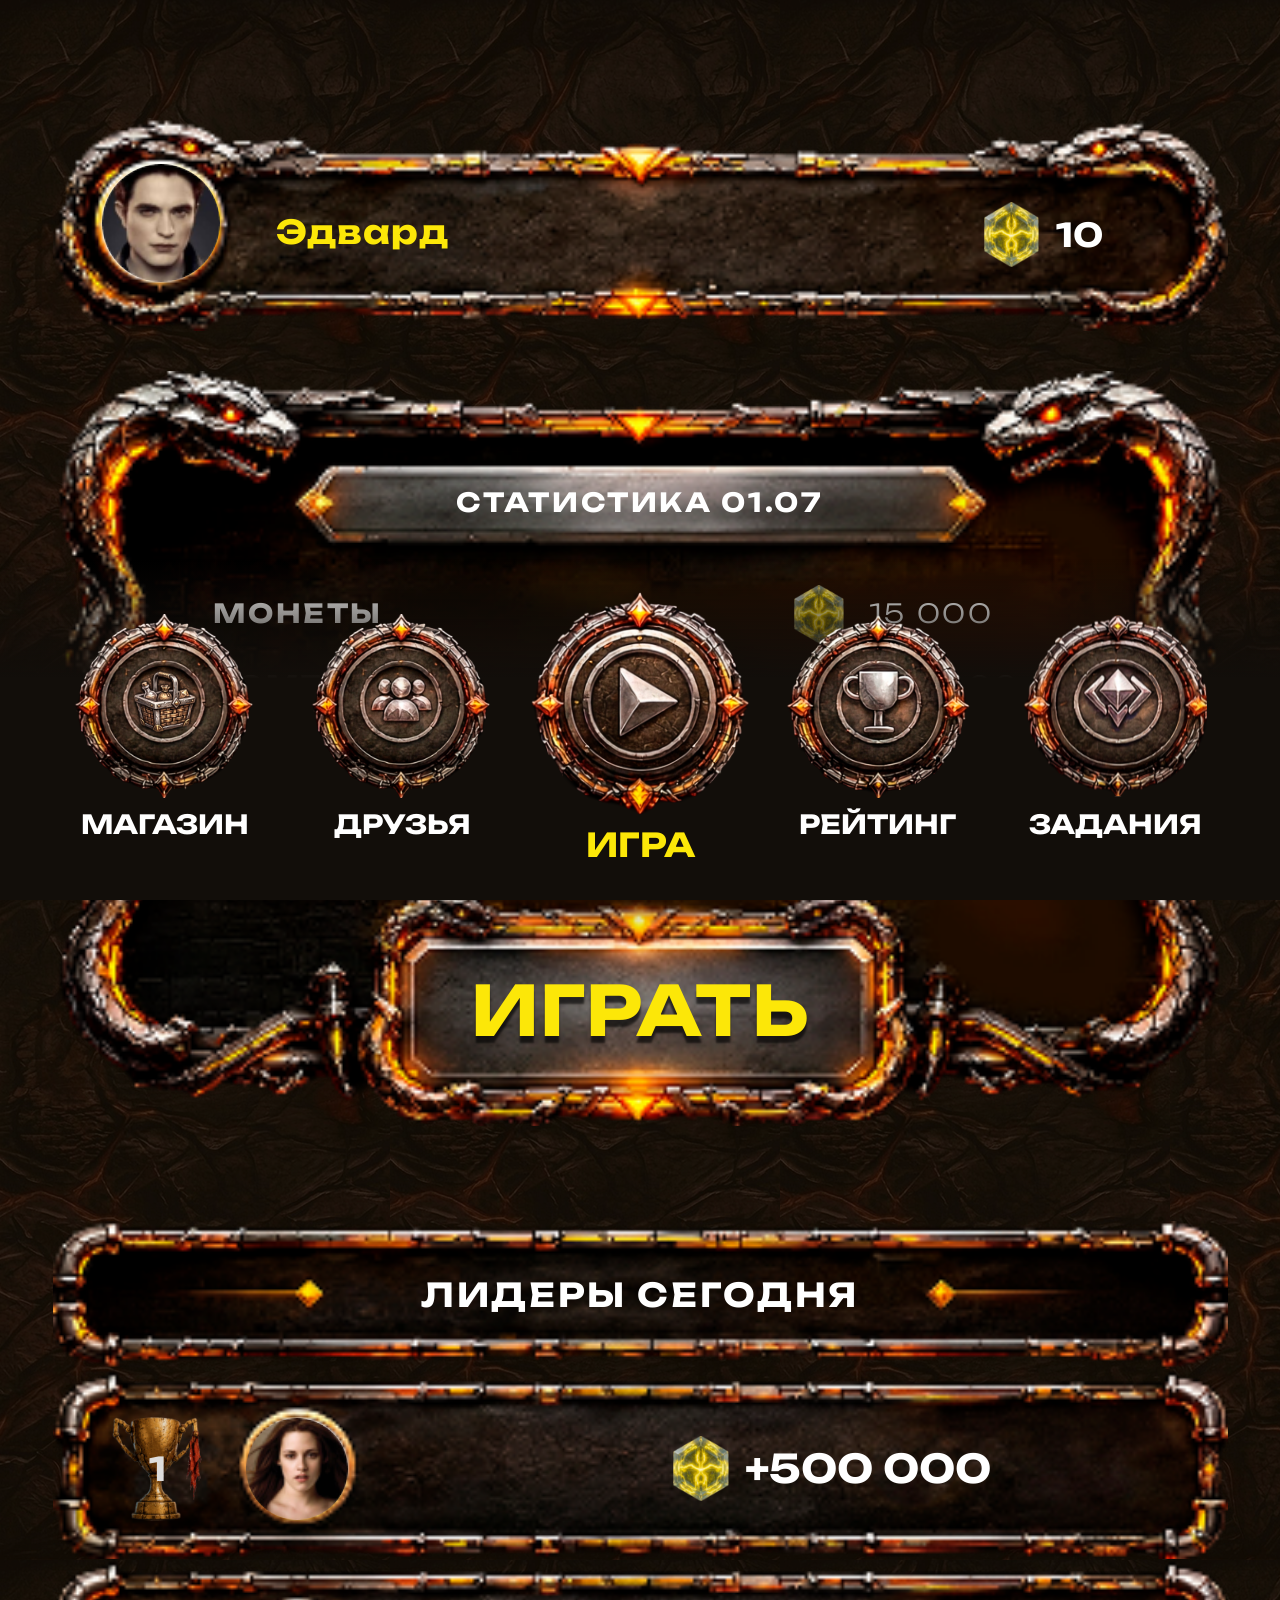
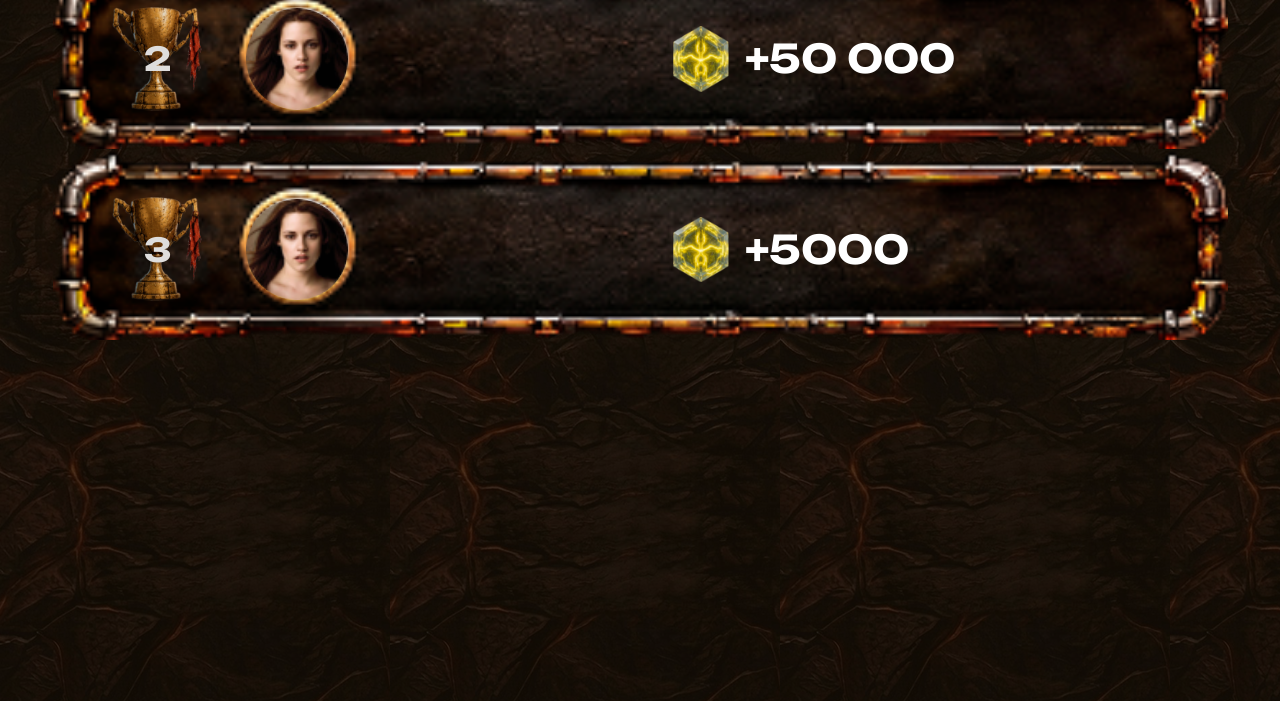
<file: index.html>
<!DOCTYPE html>
<html lang="en">
<head>
    <meta charset="UTF-8">
    <meta name="viewport" content="width=device-width, initial-scale=1.0">
    <title>Title</title>
    <link rel="preconnect" href="https://fonts.googleapis.com">
    <link rel="preconnect" href="https://fonts.gstatic.com" crossorigin>
    <link href="https://fonts.googleapis.com/css2?family=Unbounded:wght@200..900&display=swap" rel="stylesheet">
    <link rel="stylesheet" href="css/main.css">
</head>
<body>
    <header>
        <div class="container">
            <div class="header__content df j-spc-btw a-center">
                <div class="header__user df a-center">
                    <div class="user__avatar">
                        <img src="images/user.png" alt="user">
                    </div>
                    <div class="user__name">Эдвард</div>
                </div>
                <div class="header__points df a-center">
                    <img src="images/crystal.svg" alt="crystal">
                    <span>10</span>
                </div>
            </div>
        </div>
    </header>
    <main>
        <section class="statistics">
            <div class="container">
                <div class="statistics__content df f-column ">
                    <h2 class="statistic__title">СТАТИСТИКА 01.07</h2>
                    <div class="statistic__table">
                        <div class="statistic__row df j-spc-btw a-center">
                            <span>монеты</span>
                            <span class="df a-center">
                                 <img src="images/crystal.svg" alt="crystal">
                                15 000
                            </span>
                        </div>
                        <div class="statistic__row df j-spc-btw a-center">
                            <span>бомбы</span>
                            <span>
                                120 000
                            </span>
                        </div>
                        <div class="statistic__row df j-spc-btw a-center">
                            <span>Алмазы</span>
                            <span>

                             100 000
                            </span>
                        </div>
                        <div class="statistic__row df j-spc-btw a-center">
                            <span>Монстры</span>
                            <span>

                                50 000
                            </span>
                        </div>
                    </div>
                    <button class="btn btn__yellow">ИГРАТЬ</button>
                </div>
            </div>
        </section>
        <section class="leaders">
            <div class="container">
                <div class="leaders__content">
                    <h2 class="leaders__title">лидеры сегодня</h2>
                    <div class="leaders__list">
                        <div class="leaders__item df a-center j-spc-btw">
                            <div class="leaders__left df a-center">
                                <div class="leaders__number">1</div>
                                <div class="leaders__img">
                                    <img src="images/l1.png" alt="">
                                </div>
                            </div>
                            <div class="leaders__right df a-center">
                                <img src="images/crystal.svg" alt="">
                                <span>+500 000</span>
                            </div>
                        </div>
                        <div class="leaders__item df a-center j-spc-btw">
                            <div class="leaders__left df a-center">
                                <div class="leaders__number">2</div>
                                <div class="leaders__img">
                                    <img src="images/l1.png" alt="">
                                </div>
                            </div>
                            <div class="leaders__right df a-center">
                                <img src="images/crystal.svg" alt="">
                                <span>+50 000</span>
                            </div>
                        </div>
                        <div class="leaders__item df a-center j-spc-btw">
                            <div class="leaders__left df a-center">
                                <div class="leaders__number">3</div>
                                <div class="leaders__img">
                                    <img src="images/l1.png" alt="">
                                </div>
                            </div>
                            <div class="leaders__right df a-center">
                                <img src="images/crystal.svg" alt="">
                                <span>+5000</span>
                            </div>
                        </div>
                    </div>
                </div>
            </div>
        </section>
    </main>
    <footer>
        <div class="container">
            <div class="footer__content df j-spc-btw a-center">
                <a href="" class="btn btn__img">
                    <img src="images/2.svg" alt="">
                    МАГАЗИН
                </a>
                <a href="" class="btn btn__img">
                    <img src="images/3.svg" alt="">
                    ДРУЗЬЯ
                </a>
                <a href="" class="btn btn__img">
                    <img src="images/1.svg" alt="">
                    ИГРА
                </a>
                <a href="" class="btn btn__img">
                    <img src="images/5.svg" alt="">
                    РЕЙТИНГ
                </a>
                <a href="" class="btn btn__img">
                    <img src="images/4.svg" alt="">
                    ЗАДАНИЯ
                </a>
            </div>
        </div>
    </footer>

</body>
</html>
</file>
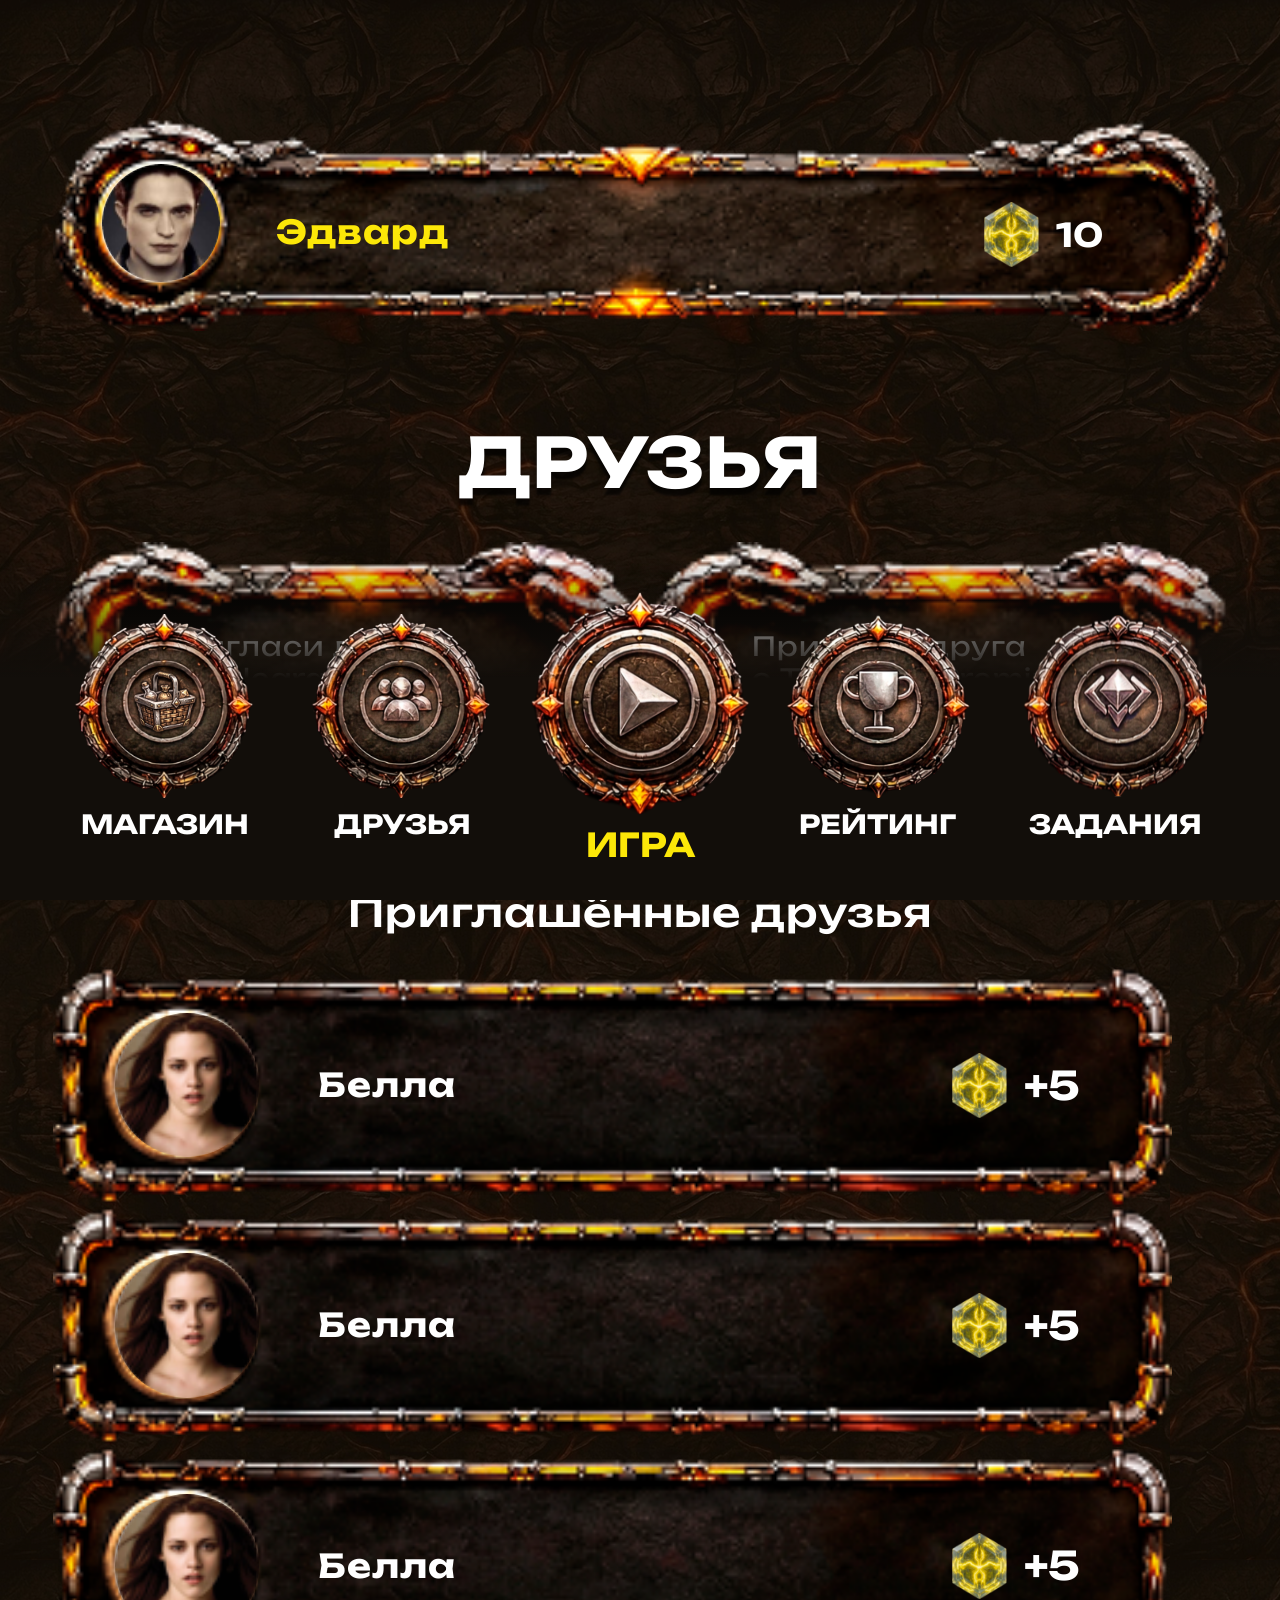
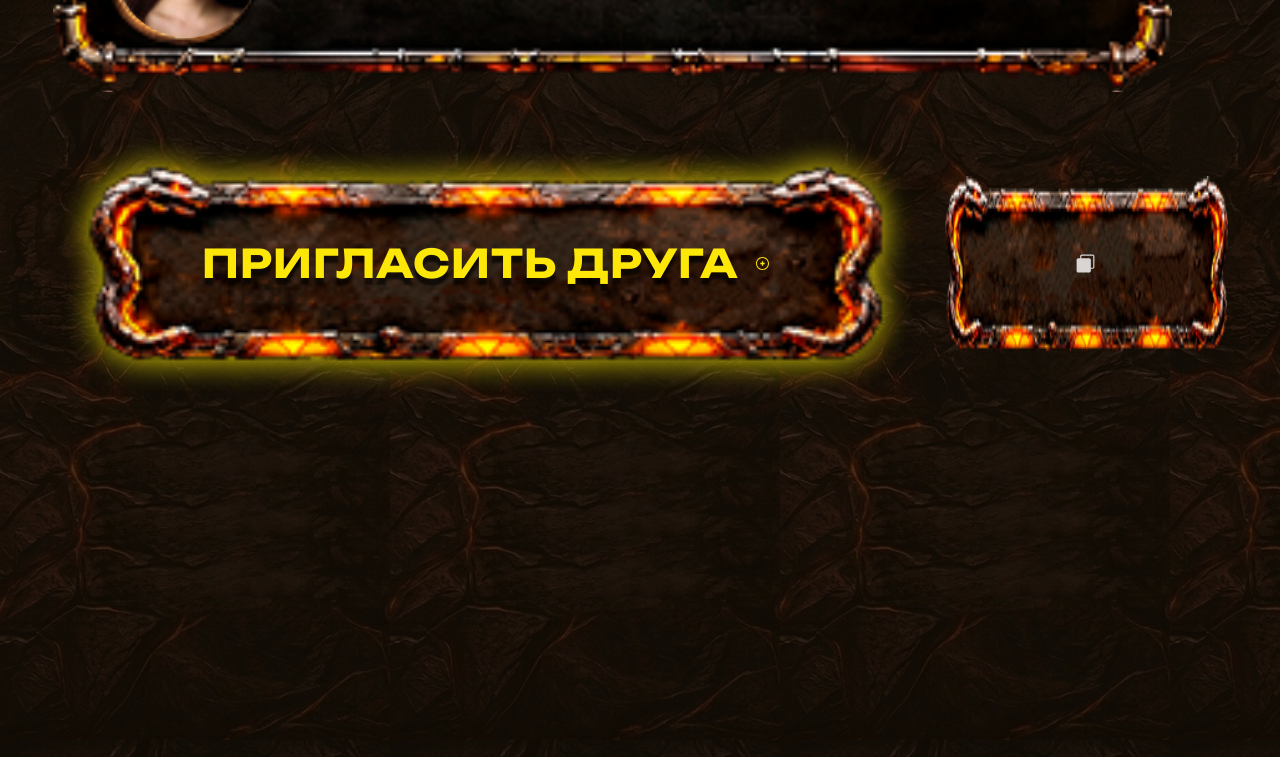
<file: friends-list.html>
<!DOCTYPE html>
<html lang="en">
<head>
    <meta charset="UTF-8">
    <meta name="viewport" content="width=device-width, initial-scale=1.0">
    <title>Title</title>
    <link rel="preconnect" href="https://fonts.googleapis.com">
    <link rel="preconnect" href="https://fonts.gstatic.com" crossorigin>
    <link href="https://fonts.googleapis.com/css2?family=Unbounded:wght@200..900&display=swap" rel="stylesheet">
    <link rel="stylesheet" href="css/main.css">
</head>
<body>
    <header>
        <div class="container">
            <div class="header__content df j-spc-btw a-center">
                <div class="header__user df a-center">
                    <div class="user__avatar">
                        <img src="images/user.png" alt="user">
                    </div>
                    <div class="user__name">Эдвард</div>
                </div>
                <div class="header__points df a-center">
                    <img src="images/crystal.svg" alt="crystal">
                    <span>10</span>
                </div>
            </div>
        </div>
    </header>
    <main>
       <section class="friends mb-0">
           <div class="container">
               <div class="friends__content">
                   <h2 class="friends__title">ДРУЗЬЯ</h2>
                   <div class="friends__action df">
                       <div class="friends__item">
                           <p>Пригласи друга <br> из Telegram</p>
                           <div class="coin df a-center" >
                               <img src="images/crystal.svg" alt="">
                               <span>+5</span>
                           </div>
                       </div>
                       <div class="friends__item">
                           <p>Пригласи друга <br>
                               с Telegram Premium</p>
                           <div class="coin df a-center">
                               <img src="images/crystal.svg" alt="">
                               <span>+15</span>
                           </div>
                       </div>
                   </div>
                  <h3 class="invited__title">Приглашённые друзья</h3>
                   <div class="friends__list ">
                       <div class="friends__list--item df j-spc-btw a-center">
                           <div class="friends__left df a-center">

                           <img src="images/l1.png" alt="">
                               <span>Белла</span>
                           </div>
                           <div class="friends__right df a-center">
                               <img src="images/crystal.svg" alt="">
                               <span>
                                   +5
                               </span>
                           </div>
                       </div>
                       <div class="friends__list--item df j-spc-btw a-center">
                           <div class="friends__left df a-center">

                           <img src="images/l1.png" alt="">
                               <span>Белла</span>
                           </div>
                           <div class="friends__right df a-center">
                               <img src="images/crystal.svg" alt="">
                               <span>
                                   +5
                               </span>
                           </div>
                       </div>
                       <div class="friends__list--item  df j-spc-btw a-center">
                           <div class="friends__left df a-center">

                           <img src="images/l1.png" alt="">
                               <span>Белла</span>
                           </div>
                           <div class="friends__right df a-center">
                               <img src="images/crystal.svg" alt="">
                               <span>
                                   +5
                               </span>
                           </div>
                       </div>
                       <div class="friends__list--item  df j-spc-btw a-center">
                           <div class="friends__left df a-center">

                           <img src="images/l1.png" alt="">
                               <span>Белла</span>
                           </div>
                           <div class="friends__right df a-center">
                               <img src="images/crystal.svg" alt="">
                               <span>
                                   +5
                               </span>
                           </div>
                       </div>
                       <div class="friends__list--item  df j-spc-btw a-center">
                           <div class="friends__left df a-center">
                               <img src="images/l1.png" alt="">
                               <span>Белла</span>
                           </div>
                           <div class="friends__right df a-center">
                               <img src="images/crystal.svg" alt="">
                               <span>
                                   +5
                               </span>
                           </div>
                       </div>
                       <div class="friends__list--item  df j-spc-btw a-center">
                           <div class="friends__left df a-center">

                           <img src="images/l1.png" alt="">
                               <span>Белла</span>
                           </div>
                           <div class="friends__right df a-center">
                               <img src="images/crystal.svg" alt="">
                               <span>
                                   +5
                               </span>
                           </div>
                       </div>
                   </div>
                   <div class="friends__btns df a-center">

                   <button class="btn btn__invite df a-center j-center">
                       ПРИГЛАСИТЬ ДРУГА
                       <svg xmlns="http://www.w3.org/2000/svg" width="13" height="13" viewBox="0 0 13 13" fill="none">
                           <path d="M6.5 0C10.0899 0 13 2.91015 13 6.5C13 10.0899 10.0899 13 6.5 13C2.91015 13 0 10.0899 0 6.5C0 2.91015 2.91015 0 6.5 0ZM6.5 1C3.46243 1 1 3.46243 1 6.5C1 9.53757 3.46243 12 6.5 12C9.53757 12 12 9.53757 12 6.5C12 3.46243 9.53757 1 6.5 1ZM7.13477 5.85938H8.66699V7.13184H7.13477V8.66699H5.86523V7.13184H4.33301V5.85938H5.86523V4.33301H7.13477V5.85938Z" fill="#FCE808"/>
                       </svg>
                   </button>
                   <button class="btn btn__copy df a-center j-center">
                       <svg xmlns="http://www.w3.org/2000/svg" width="19" height="19" viewBox="0 0 19 19" fill="none">
                           <g opacity="0.81" clip-path="url(#clip0_31_134)">
                               <path d="M16.625 0.59375H5.9375C4.95544 0.59375 4.15625 1.39294 4.15625 2.375V4.15625H2.375C1.39294 4.15625 0.59375 4.95544 0.59375 5.9375V16.625C0.59375 17.6071 1.39294 18.4062 2.375 18.4062H13.0625C14.0446 18.4062 14.8438 17.6071 14.8438 16.625V14.8438H16.625C17.6071 14.8438 18.4062 14.0446 18.4062 13.0625V2.375C18.4062 1.39294 17.6071 0.59375 16.625 0.59375ZM17.2188 13.0625C17.2188 13.3902 16.9522 13.6562 16.625 13.6562H14.8438V5.9375C14.8438 4.95544 14.0446 4.15625 13.0625 4.15625H5.34375V2.375C5.34375 2.04725 5.61034 1.78125 5.9375 1.78125H16.625C16.9522 1.78125 17.2188 2.04725 17.2188 2.375V13.0625Z" fill="white"/>
                           </g>
                           <defs>
                               <clipPath id="clip0_31_134">
                                   <rect width="19" height="19" fill="white"/>
                               </clipPath>
                           </defs>
                       </svg>
                   </button>
                   </div>
               </div>
           </div>
       </section>
    </main>
    <footer>
        <div class="container">
            <div class="footer__content df j-spc-btw a-center">
                <a href="" class="btn btn__img">
                    <img src="images/2.svg" alt="">
                    МАГАЗИН
                </a>
                <a href="" class="btn btn__img">
                    <img src="images/3.svg" alt="">
                    ДРУЗЬЯ
                </a>
                <a href="" class="btn btn__img">
                    <img src="images/1.svg" alt="">
                    ИГРА
                </a>
                <a href="" class="btn btn__img">
                    <img src="images/5.svg" alt="">
                    РЕЙТИНГ
                </a>
                <a href="" class="btn btn__img">
                    <img src="images/4.svg" alt="">
                    ЗАДАНИЯ
                </a>
            </div>
        </div>
    </footer>

</body>
</html>
</file>
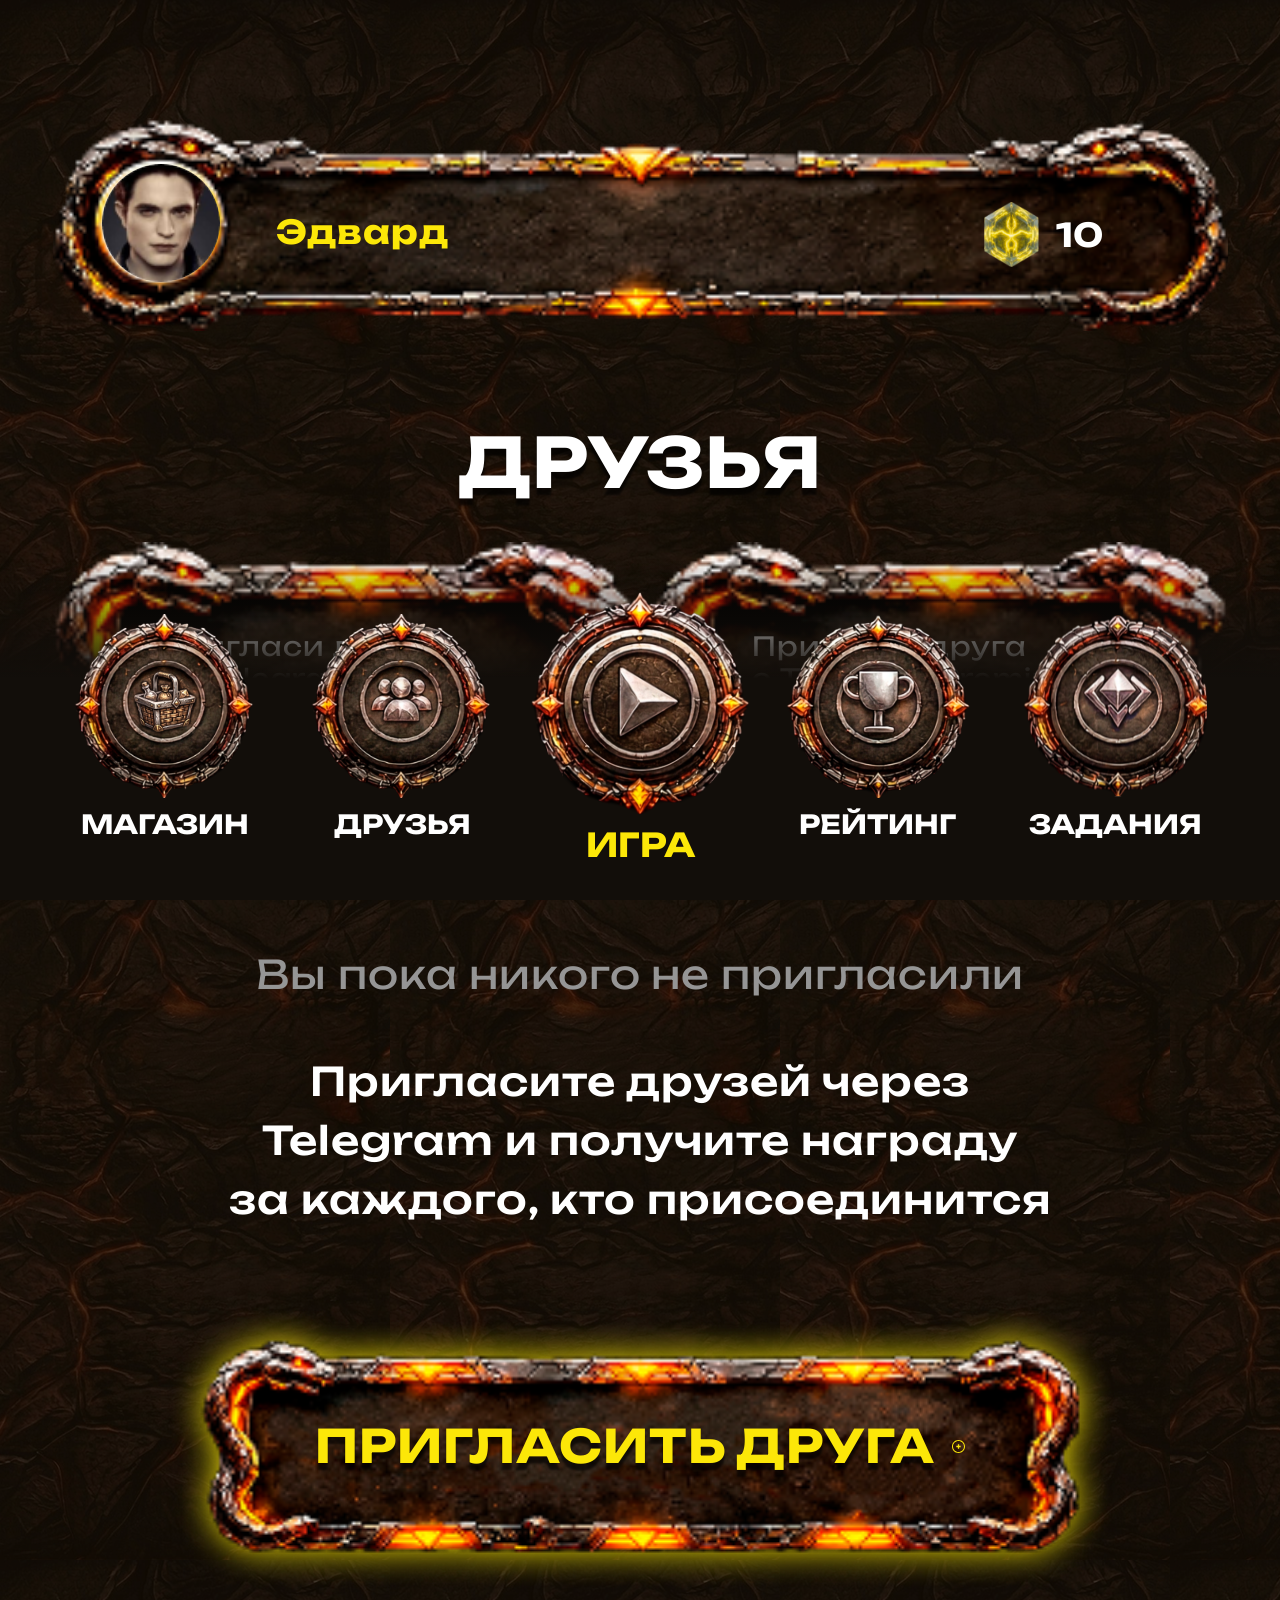
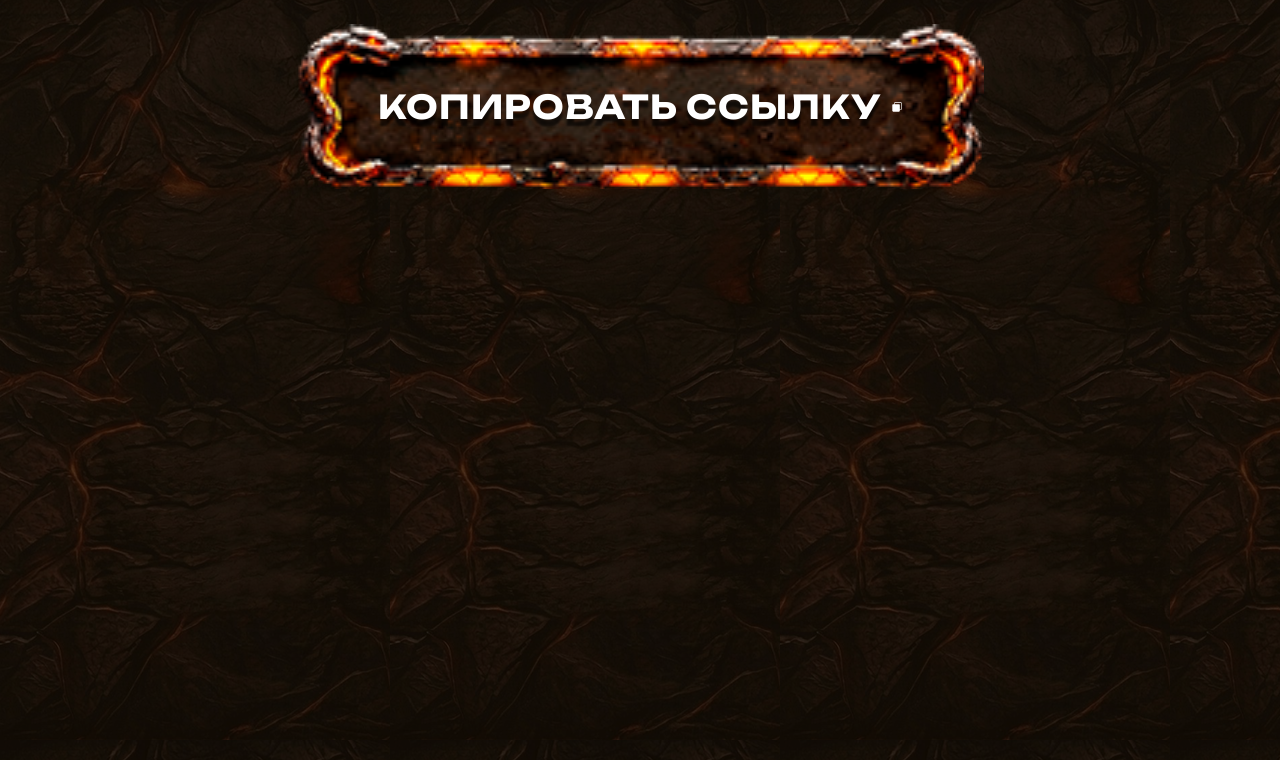
<file: friends.html>
<!DOCTYPE html>
<html lang="en">
<head>
    <meta charset="UTF-8">
    <meta name="viewport" content="width=device-width, initial-scale=1.0">
    <title>Title</title>
    <link rel="preconnect" href="https://fonts.googleapis.com">
    <link rel="preconnect" href="https://fonts.gstatic.com" crossorigin>
    <link href="https://fonts.googleapis.com/css2?family=Unbounded:wght@200..900&display=swap" rel="stylesheet">
    <link rel="stylesheet" href="css/main.css">
</head>
<body>
    <header>
        <div class="container">
            <div class="header__content df j-spc-btw a-center">
                <div class="header__user df a-center">
                    <div class="user__avatar">
                        <img src="images/user.png" alt="user">
                    </div>
                    <div class="user__name">Эдвард</div>
                </div>
                <div class="header__points df a-center">
                    <img src="images/crystal.svg" alt="crystal">
                    <span>10</span>
                </div>
            </div>
        </div>
    </header>
    <main>
       <section class="friends">
           <div class="container">
               <div class="friends__content">
                   <h2 class="friends__title">ДРУЗЬЯ</h2>
                   <div class="friends__action df">
                       <div class="friends__item">
                           <p>Пригласи друга <br> из Telegram</p>
                           <div class="coin df a-center" >
                               <img src="images/crystal.svg" alt="">
                               <span>+5</span>
                           </div>
                       </div>
                       <div class="friends__item">
                           <p>Пригласи друга <br>
                               с Telegram Premium</p>
                           <div class="coin df a-center">
                               <img src="images/crystal.svg" alt="">
                               <span>+15</span>
                           </div>
                       </div>
                   </div>
                   <div class="empty__text">Вы пока никого не пригласили</div>
                   <div class="info__text">
                       Пригласите друзей через <br> Telegram и получите награду <br>
                       за каждого, кто присоединится
                   </div>
                   <button class="btn btn__invite df a-center j-center">
                       ПРИГЛАСИТЬ ДРУГА
                       <svg xmlns="http://www.w3.org/2000/svg" width="13" height="13" viewBox="0 0 13 13" fill="none">
                           <path d="M6.5 0C10.0899 0 13 2.91015 13 6.5C13 10.0899 10.0899 13 6.5 13C2.91015 13 0 10.0899 0 6.5C0 2.91015 2.91015 0 6.5 0ZM6.5 1C3.46243 1 1 3.46243 1 6.5C1 9.53757 3.46243 12 6.5 12C9.53757 12 12 9.53757 12 6.5C12 3.46243 9.53757 1 6.5 1ZM7.13477 5.85938H8.66699V7.13184H7.13477V8.66699H5.86523V7.13184H4.33301V5.85938H5.86523V4.33301H7.13477V5.85938Z" fill="#FCE808"/>
                       </svg>
                   </button>
                   <button class="btn btn__copy df a-center j-center">
                       Копировать ссылку
                       <svg xmlns="http://www.w3.org/2000/svg" width="10" height="10" viewBox="0 0 10 10" fill="none">
                           <g clip-path="url(#clip0_31_36)">
                               <path d="M8.75 0.3125H3.125C2.60812 0.3125 2.1875 0.733125 2.1875 1.25V2.1875H1.25C0.733125 2.1875 0.3125 2.60812 0.3125 3.125V8.75C0.3125 9.26688 0.733125 9.6875 1.25 9.6875H6.875C7.39188 9.6875 7.8125 9.26688 7.8125 8.75V7.8125H8.75C9.26688 7.8125 9.6875 7.39188 9.6875 6.875V1.25C9.6875 0.733125 9.26688 0.3125 8.75 0.3125ZM9.0625 6.875C9.0625 7.0475 8.92219 7.1875 8.75 7.1875H7.8125V3.125C7.8125 2.60812 7.39188 2.1875 6.875 2.1875H2.8125V1.25C2.8125 1.0775 2.95281 0.9375 3.125 0.9375H8.75C8.92219 0.9375 9.0625 1.0775 9.0625 1.25V6.875Z" fill="white"/>
                           </g>
                           <defs>
                               <clipPath id="clip0_31_36">
                                   <rect width="10" height="10" fill="white"/>
                               </clipPath>
                           </defs>
                       </svg>
                   </button>
               </div>
           </div>
       </section>
    </main>
    <footer>
        <div class="container">
            <div class="footer__content df j-spc-btw a-center">
                <a href="" class="btn btn__img">
                    <img src="images/2.svg" alt="">
                    МАГАЗИН
                </a>
                <a href="" class="btn btn__img">
                    <img src="images/3.svg" alt="">
                    ДРУЗЬЯ
                </a>
                <a href="" class="btn btn__img">
                    <img src="images/1.svg" alt="">
                    ИГРА
                </a>
                <a href="" class="btn btn__img">
                    <img src="images/5.svg" alt="">
                    РЕЙТИНГ
                </a>
                <a href="" class="btn btn__img">
                    <img src="images/4.svg" alt="">
                    ЗАДАНИЯ
                </a>
            </div>
        </div>
    </footer>

</body>
</html>
</file>
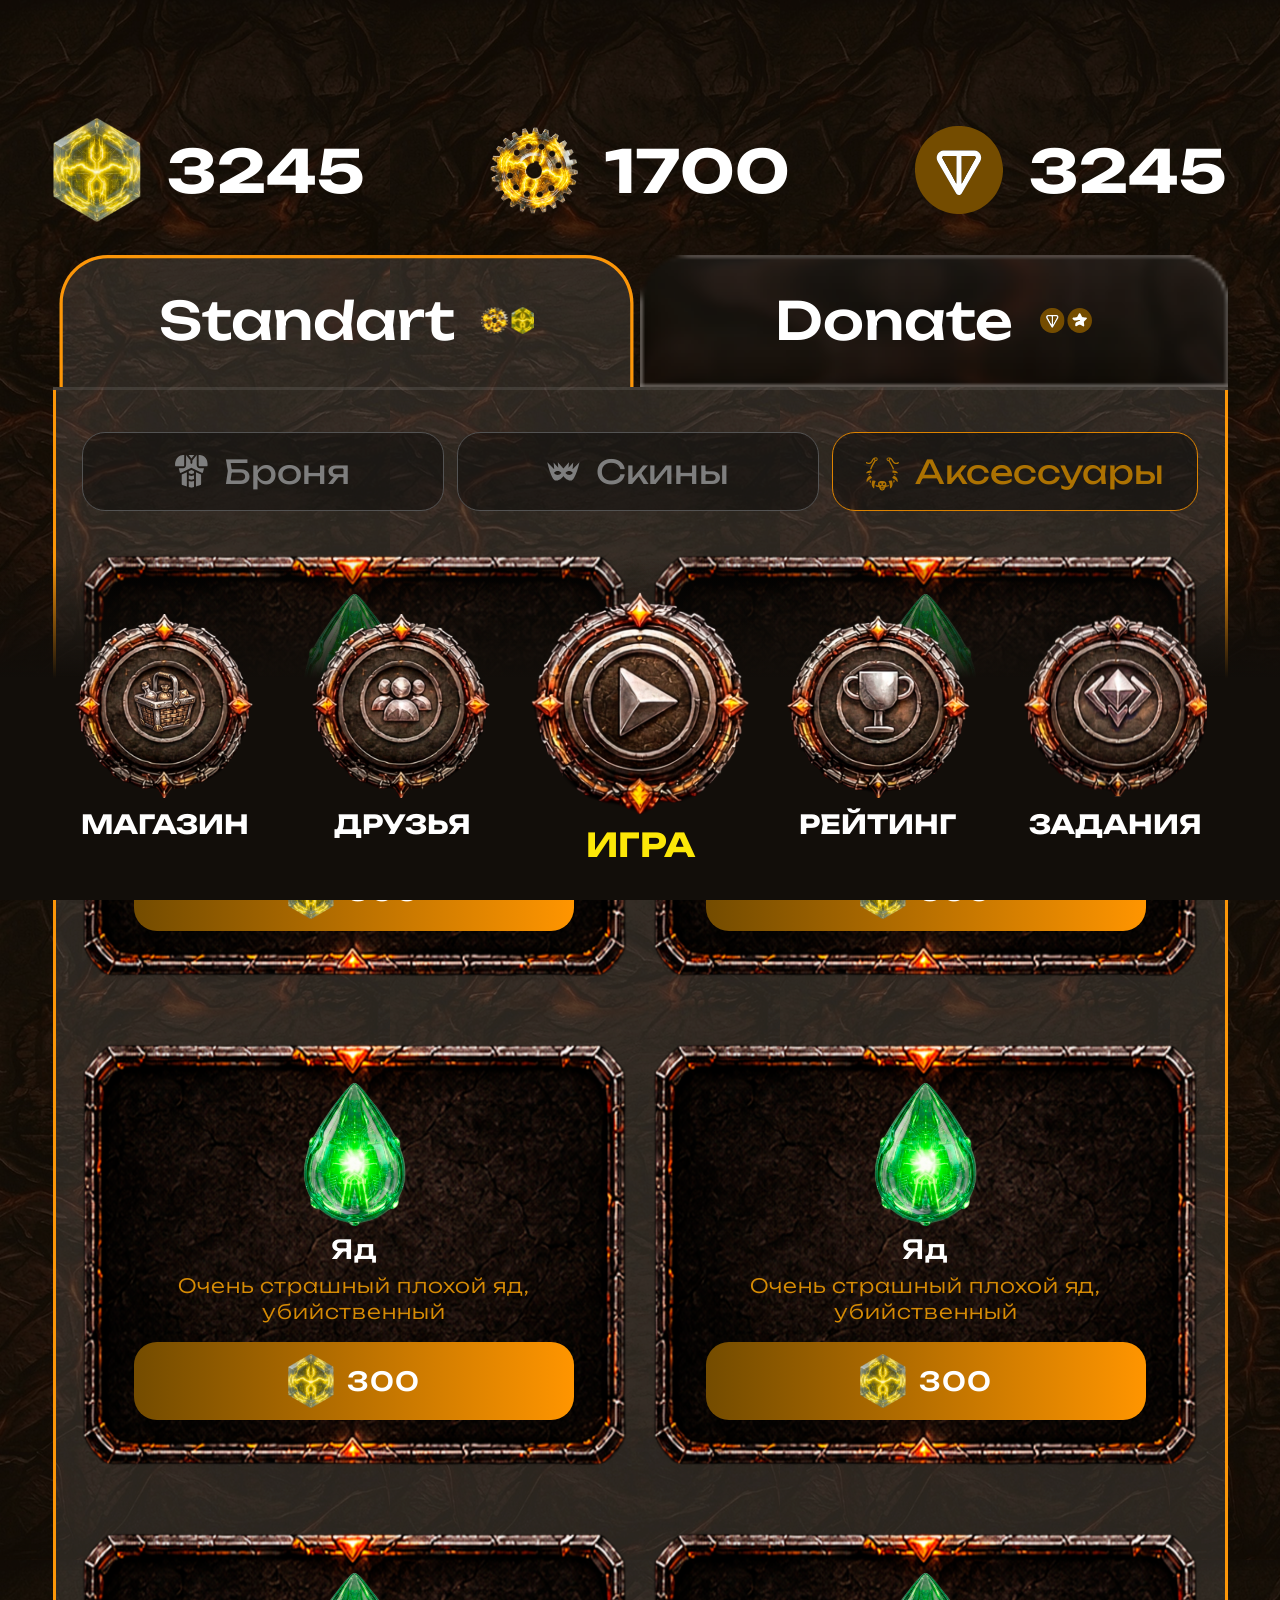
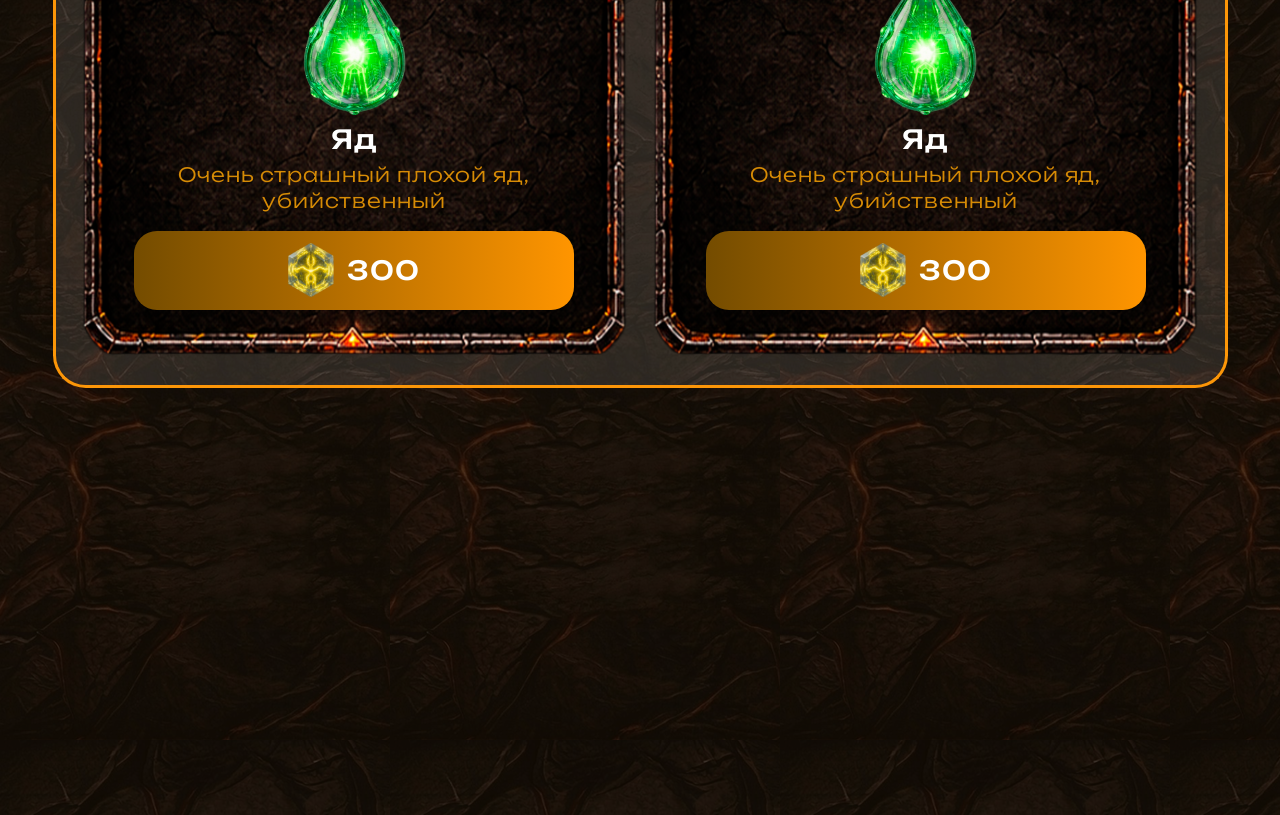
<file: store.html>
<!DOCTYPE html>
<html lang="en">
<head>
    <meta charset="UTF-8">
    <meta name="viewport" content="width=device-width, initial-scale=1.0">
    <title>Title</title>
    <link rel="preconnect" href="https://fonts.googleapis.com">
    <link rel="preconnect" href="https://fonts.gstatic.com" crossorigin>
    <link href="https://fonts.googleapis.com/css2?family=Unbounded:wght@200..900&display=swap" rel="stylesheet">
    <link rel="stylesheet" href="css/main.css">
</head>
<body>

    <main>
       <section class="store">
           <div class="container">
               <div class="header__coins df j-spc-btw a-center">
                   <div class="header__coin--item df a-center">
                       <img src="images/crystal.svg" alt="crystal">
                       <span>3245</span>
                   </div>
                   <div class="header__coin--item df a-center">
                       <img src="images/crystal2.svg" alt="crystal">
                       <span>1700</span>
                   </div>
                   <div class="header__coin--item df a-center">
                       <img src="images/toncoin.svg" alt="crystal">
                       <span>3245</span>
                   </div>
               </div>
               <div class="store__content">
                   <!-- Tab links -->
                   <div class="tab df ">
                       <button class="tab__link  tab__link--standart active" data-alias="standart">Standart
                           <img src="images/standart.svg" alt="standart">
                       </button>
                       <button class="tab__link tab__link--donate" data-alias="donate">Donate
                           <img src="images/donate.svg" alt="standart">
                       </button>
                   </div>

                   <!-- Tab content -->
                   <div id="standart" class="tab__content" style="display: block">
                       <div class="types df">
                           <button class="btn type__item">
                               <svg xmlns="http://www.w3.org/2000/svg" width="10" height="10" viewBox="0 0 10 10" fill="none">
                                   <g clip-path="url(#clip0_324_105)">
                                       <path d="M5 8.10545C4.97332 8.10545 4.94662 8.1018 4.92066 8.09449L4.19922 7.8916V9.76481L4.91301 9.98676C4.94133 9.99557 4.97066 9.99998 5 9.99998C5.02934 9.99998 5.05867 9.99557 5.08699 9.98676L5.80078 9.76481V7.8916L5.07934 8.09451C5.05338 8.1018 5.02668 8.10545 5 8.10545Z" fill="#7E7E7E"/>
                                       <path d="M5 6.3867C4.97332 6.3867 4.94662 6.38305 4.92066 6.37574L4.19922 6.17285V7.28293L5 7.50814L5.80078 7.28293V6.17285L5.07934 6.37576C5.05338 6.38305 5.02668 6.3867 5 6.3867Z" fill="#7E7E7E"/>
                                       <path d="M5.87489 0H4.12524L5.00007 1.09352L5.87489 0Z" fill="#7E7E7E"/>
                                       <path d="M2.05078 8.88108C2.05078 9.00937 2.13424 9.12274 2.25676 9.16083L3.61328 9.58267V5.22974L2.05078 5.9806V8.88108Z" fill="#7E7E7E"/>
                                       <path d="M4.19922 4.94804V5.56411L5 5.78933L5.80078 5.56411V4.94804L5 4.56323L4.19922 4.94804Z" fill="#7E7E7E"/>
                                       <path d="M6.38672 9.58267L7.74324 9.16083C7.86574 9.12274 7.94922 9.00937 7.94922 8.88108V5.98058L6.38672 5.22974V9.58267Z" fill="#7E7E7E"/>
                                       <path d="M7.50008 4.00391C7.01545 4.00391 6.62117 3.60963 6.62117 3.125V2.63756L6.62107 0L5.29305 1.66525V2.34375C5.29305 2.50555 5.16187 2.63672 5.00008 2.63672C4.83828 2.63672 4.70711 2.50555 4.70711 2.34375V1.66527L3.37908 0L3.37898 2.63756V3.125C3.37898 3.60963 2.98471 4.00391 2.50008 4.00391H1.16406V4.02883H1.17018L1.46414 5.22617C1.48504 5.31172 1.54363 5.3834 1.62352 5.42107C1.7034 5.45879 1.79598 5.45859 1.87547 5.42029L5.00008 3.91875L8.12469 5.42031C8.16473 5.43965 8.20809 5.44922 8.25164 5.44922C8.29422 5.44922 8.33699 5.43984 8.37664 5.42109C8.45652 5.3834 8.51512 5.31172 8.53602 5.22619L8.82998 4.02885H8.83609V4.00391H7.50008Z" fill="#7E7E7E"/>
                                       <path d="M2.5 3.41797H0.3125C0.150703 3.41797 0.0195312 3.2868 0.0195312 3.125C0.0195312 1.53988 0.68668 0.772617 1.24635 0.408086C1.85803 0.00966795 2.47182 0.000214844 2.49764 1.95313e-05C2.49844 0 2.49922 0 2.5 0H2.80211L2.79297 3.125C2.79297 3.2868 2.6618 3.41797 2.5 3.41797Z" fill="#7E7E7E"/>
                                       <path d="M9.6875 3.41797H7.5C7.3382 3.41797 7.20703 3.2868 7.20703 3.125V0H7.5C7.50078 0 7.50156 0 7.50236 1.95313e-05C7.52818 0.000214844 8.14197 0.00966795 8.75363 0.408086C9.31332 0.772617 9.98047 1.53988 9.98047 3.125C9.98047 3.2868 9.8493 3.41797 9.6875 3.41797Z" fill="#7E7E7E"/>
                                   </g>
                                   <defs>
                                       <clipPath id="clip0_324_105">
                                           <rect width="10" height="10" fill="white"/>
                                       </clipPath>
                                   </defs>
                               </svg> Броня
                           </button>
                           <button class="btn type__item">
                               <svg xmlns="http://www.w3.org/2000/svg" width="11" height="11" viewBox="0 0 11 11" fill="none">
                                   <path d="M8.57075 4.78958L8.79992 2.54375L7.21867 4.2625L7.37909 2.42917L5.49992 4.51458L3.62075 2.40625L3.78117 4.23958L2.19992 2.52083L2.42909 4.76667L0.114502 2.40625C0.114502 2.40625 1.44367 8.525 2.97909 8.57083C4.5145 8.61667 5.49992 7.03542 5.49992 7.03542C5.49992 7.03542 6.48533 8.61667 8.02075 8.57083C9.55617 8.525 10.8853 2.40625 10.8853 2.40625L8.57075 4.78958ZM2.33742 6.05C3.02492 5.15625 4.14784 5.15625 4.83534 6.05C4.14784 6.94375 3.02492 6.94375 2.33742 6.05ZM6.1645 6.05C6.852 5.15625 7.97492 5.15625 8.66242 6.05C7.97492 6.94375 6.852 6.94375 6.1645 6.05Z" fill="#7E7E7E"/>
                               </svg>
                               Скины
                           </button>
                           <button class="btn type__item type__item--active">
                               <svg xmlns="http://www.w3.org/2000/svg" width="10" height="12" viewBox="0 0 10 12" fill="none">
                                   <g clip-path="url(#clip0_324_160)">
                                       <path d="M0.798027 6.77037C0.784795 6.8558 0.771564 6.94122 0.758332 7.02657C0.749007 7.08678 0.76112 7.14491 0.835287 7.10297C0.979355 7.02152 1.19823 6.94801 1.22228 6.77284C1.23254 6.69821 1.21829 6.61425 1.12218 6.6235C1.01171 6.63407 0.81964 6.63083 0.798027 6.77037Z" fill="#AD7202"/>
                                       <path d="M1.3979 8.70049C1.30902 8.51644 1.22537 8.61703 1.08737 8.74644C1.03889 8.79193 1.02263 8.86625 1.05121 8.92585C1.09664 9.02021 1.14656 9.10911 1.20208 9.19445C1.22631 9.23171 1.34989 9.41818 1.39225 9.43423C1.46203 9.46034 1.43232 9.34964 1.52378 9.01829C1.54709 8.93335 1.49438 8.9 1.3979 8.70049Z" fill="#AD7202"/>
                                       <path d="M2.92429 10.1012C2.91369 10.1466 2.90607 10.1898 2.90136 10.2367C2.89058 10.3443 2.95225 10.4494 3.05598 10.4856C3.43081 10.6166 3.69187 10.6555 3.9066 10.6916C3.91184 10.7937 3.95783 10.9268 4.12174 11.0529C4.15042 11.0765 4.17221 11.107 4.17912 11.1441C4.17912 11.1441 4.19441 11.7996 4.93877 11.7215C4.93877 11.7215 5.68196 11.8204 5.69845 11.1441C5.69936 11.1064 5.72713 11.0765 5.75582 11.0529C5.93312 10.9165 5.97217 10.7722 5.97113 10.6676C6.00044 10.6624 6.03034 10.6591 6.05949 10.6535C6.12637 10.6441 6.19322 10.6316 6.26008 10.616C6.45335 10.5743 6.63616 10.5258 6.80977 10.4692C6.8763 10.4475 6.9299 10.396 6.9554 10.3321C6.984 10.2605 6.99825 10.0705 6.9126 10.0303C6.82974 9.99141 6.77404 10.0856 6.16748 10.22C6.2146 10.1118 6.22516 10.0265 6.22516 10.0265C6.3187 9.17595 5.7665 8.79643 4.93786 8.85699C4.79216 8.84242 3.5123 8.75268 3.65239 10.0265C3.65239 10.0265 3.66417 10.1265 3.72255 10.2478C3.56749 10.2151 3.67565 10.26 3.03876 10.0563C2.98092 10.0378 2.939 10.0381 2.92429 10.1012ZM5.2107 9.66327C5.29133 9.60416 5.40705 9.57174 5.50328 9.53791C5.57936 9.51107 5.65822 9.49628 5.71834 9.54963C5.76107 9.58751 5.79138 9.7343 5.79392 9.78377C5.80221 9.94645 5.65329 10.0865 5.46708 10.042C5.40391 10.027 5.32805 9.99926 5.24546 9.94922C5.11688 9.87133 5.11484 9.73378 5.2107 9.66327ZM5.02591 10.3062C5.02591 10.2841 5.04911 10.2694 5.07004 10.2777C5.16288 10.3141 5.2126 10.3817 5.2383 10.4568L5.26105 10.6488C5.25836 10.6995 5.25118 10.7449 5.24462 10.7752C5.24012 10.796 5.21623 10.8059 5.19772 10.7949L5.0411 10.7022C5.03166 10.6965 5.02591 10.6866 5.02591 10.6757V10.3062ZM5.19362 11.1411C5.2328 11.1223 5.28084 11.1388 5.2998 11.1779C5.31877 11.2168 5.30198 11.2635 5.26235 11.2822C5.04583 11.3836 4.80536 11.3657 4.65541 11.2789C4.61764 11.2569 4.60504 11.2091 4.62743 11.1717C4.64981 11.1348 4.69832 11.1222 4.73609 11.1441C4.74434 11.1489 4.94363 11.2588 5.19362 11.1411ZM4.89793 10.3062V10.6757C4.89793 10.6866 4.89218 10.6965 4.88276 10.7022L4.72612 10.7949C4.70761 10.8059 4.68372 10.796 4.67924 10.7752C4.65561 10.6658 4.61652 10.371 4.8538 10.2777C4.87473 10.2694 4.89793 10.2841 4.89793 10.3062ZM4.2055 9.54963C4.26557 9.49633 4.34445 9.51106 4.42056 9.53791C4.58195 9.59464 4.81623 9.65425 4.77808 9.819C4.77787 9.81993 4.77767 9.82078 4.77746 9.8217C4.76419 9.87552 4.72636 9.92016 4.67836 9.94922C4.59579 9.99926 4.51995 10.027 4.45676 10.042C4.27084 10.0864 4.12163 9.94682 4.12992 9.78377C4.13252 9.73265 4.16251 9.58777 4.2055 9.54963Z" fill="#AD7202"/>
                                       <path d="M8.35227 9.15742C8.37502 9.25555 8.3737 9.3926 8.44825 9.37939C8.46974 9.37561 8.484 9.35595 8.49587 9.33799C8.58512 9.20263 8.66482 9.09376 8.75985 8.89445C8.78653 8.83847 8.77228 8.76955 8.72666 8.72699C8.68327 8.68652 8.63895 8.64697 8.59344 8.6088C8.53487 8.55962 8.47866 8.54325 8.43619 8.60641C8.42334 8.62569 8.41544 8.64758 8.40694 8.66894C8.31735 8.89481 8.2645 8.84268 8.31444 9.01325C8.32842 9.06098 8.34106 9.10901 8.35227 9.15742Z" fill="#AD7202"/>
                                       <path d="M8.93487 7.06995C8.97086 7.09416 8.99432 7.09763 9.00908 7.08799C9.05515 7.058 9.01636 6.90049 9.00947 6.85084C8.98979 6.70915 9.00115 6.6762 8.81065 6.63004C8.744 6.614 8.58787 6.58532 8.5714 6.68485C8.5565 6.77498 8.55872 6.8759 8.64835 6.92008C8.74633 6.96834 8.84369 7.00851 8.93487 7.06995Z" fill="#AD7202"/>
                                       <path d="M2.76297 8.79668L2.15483 8.6872C2.06571 8.66846 1.97338 8.71542 1.93834 8.79976C1.62982 9.50672 1.65709 10.3596 2.20898 11.0067C2.31722 11.1349 2.53372 11.063 2.53372 10.8942C2.53372 10.3492 2.59989 9.54602 2.89988 9.08425C2.9731 8.9686 2.8967 8.82166 2.76297 8.79668Z" fill="#AD7202"/>
                                       <path d="M7.90166 8.79976C7.86662 8.71542 7.7775 8.66846 7.68517 8.6872L7.07704 8.79668C6.94331 8.82166 6.87008 8.9686 6.94013 9.08425C7.2402 9.56127 7.30945 10.3313 7.30945 10.8942C7.30945 11.063 7.52278 11.1349 7.63421 11.0067C8.07287 10.4906 8.18329 9.85648 8.04175 9.23736C8.00037 9.05302 7.94623 8.89976 7.90166 8.79976Z" fill="#AD7202"/>
                                       <path d="M9.40136 8.98115C9.4969 9.09371 9.68155 9.02803 9.68473 8.878C9.68791 8.24341 9.36633 7.81198 9.05434 7.54322C8.89813 7.40827 8.71146 7.29014 8.61177 7.24315C8.53855 7.20561 8.45258 7.22434 8.39846 7.28687L8.0546 7.69641C7.97817 7.78391 8.01002 7.92462 8.12462 7.96208C8.40802 8.05684 8.71899 8.28572 8.92059 8.47786C9.11164 8.64979 9.27721 8.83421 9.40136 8.98115Z" fill="#AD7202"/>
                                       <path d="M9.70376 6.30538C9.38696 5.82025 8.84574 5.60576 8.29012 5.63641C8.26464 5.63641 8.24238 5.6395 8.22328 5.6395C8.15641 5.64574 8.10545 5.69578 8.09591 5.76139L8.04179 6.19282C8.02905 6.28973 8.11501 6.37099 8.21052 6.3491C8.58314 6.25421 9.18223 6.3774 9.55413 6.49913C9.67192 6.53351 9.77063 6.40846 9.70376 6.30538Z" fill="#AD7202"/>
                                       <path d="M1.57226 6.34901C1.66458 6.3709 1.75375 6.28964 1.74101 6.19273L1.68369 5.76129C1.67732 5.69569 1.6232 5.64565 1.55636 5.6394C0.955642 5.6394 0.443803 5.74484 0.0790314 6.30529C0.0121676 6.40837 0.110854 6.53342 0.228661 6.49904C0.603878 6.37844 1.19223 6.24849 1.57226 6.34901Z" fill="#AD7202"/>
                                       <path d="M1.7791 7.69641L1.43206 7.28687C1.38112 7.22434 1.29516 7.20561 1.22193 7.24315C0.653117 7.52067 0.144942 8.11375 0.148949 8.878C0.148949 9.02803 0.33682 9.09371 0.432326 8.98115C0.747104 8.6052 1.23677 8.11682 1.70906 7.96208C1.82049 7.92461 1.85553 7.78391 1.7791 7.69641Z" fill="#AD7202"/>
                                       <path d="M-0.102533 3.10133C-0.172577 3.192 -0.156657 3.32013 -0.0675113 3.3889C-0.0643311 3.3889 -0.04203 3.40764 -0.0388498 3.40764C0.650233 3.91518 1.64817 3.64383 2.01157 2.88561C2.17712 2.54492 2.32995 2.34169 2.46686 2.22296C2.4764 2.33853 2.52098 2.44177 2.5942 2.52303C1.99182 3.46411 1.55968 4.33345 1.32385 4.93308C1.2797 5.04533 1.18786 5.17825 1.29372 5.28549C1.36672 5.35956 1.49319 5.37128 1.57079 5.31039C1.76496 5.15823 1.84075 4.46641 2.97309 2.7106C2.98583 2.71361 2.99857 2.71361 3.01129 2.71361C3.31376 2.71361 3.55892 2.47291 3.55892 2.17609C3.55892 1.80265 3.18045 1.55677 2.86484 1.66023C2.80435 1.65399 2.74067 1.65707 2.67699 1.66964C2.28538 1.74149 1.93516 2.09467 1.63587 2.71361C1.38887 3.22983 0.696365 3.44688 0.187203 3.06694C0.0980581 2.99817 -0.0324893 3.01383 -0.102533 3.10133ZM3.00813 1.91658H3.01129C3.15776 1.91658 3.27556 2.03223 3.27556 2.17609C3.27556 2.18226 3.27556 2.19166 3.27236 2.19791C3.27236 2.31637 3.15981 2.4386 3.01129 2.4386C2.85787 2.4386 2.74385 2.31047 2.74385 2.17609C2.74385 2.03672 2.86144 1.91658 3.00813 1.91658Z" fill="#AD7202"/>
                                       <path d="M10.073 3.38872C10.1622 3.31995 10.1685 3.20115 10.0985 3.11372C10.0284 3.02305 9.88835 3.01673 9.79601 3.08242C9.33785 3.42636 8.62751 3.25236 8.36965 2.71343C8.08335 2.12138 7.62448 1.5244 6.97511 1.67879C6.92736 1.66005 6.8764 1.65381 6.82228 1.65381C6.51662 1.65381 6.27148 1.89759 6.27148 2.19457C6.27148 2.49155 6.51662 2.73224 6.82228 2.73224H6.8382C7.39426 3.60587 7.80757 4.42413 8.03215 4.96112C8.07325 5.05942 8.08965 5.18169 8.1849 5.24707C8.26729 5.30358 8.36853 5.32286 8.45775 5.26974C8.58294 5.19518 8.49668 4.99936 8.45561 4.90168C8.1922 4.24898 7.79035 3.45419 7.22026 2.5634C7.31259 2.46657 7.36991 2.33835 7.36991 2.19457C7.36991 2.16334 7.36673 2.1352 7.36355 2.1039C7.53228 2.18208 7.75515 2.38839 7.99394 2.88543C8.36523 3.64644 9.35063 3.91375 10.0475 3.40746L10.073 3.38872ZM7.05469 2.31029C7.01649 2.39463 6.92736 2.45408 6.82228 2.45408C6.61895 2.45408 6.48859 2.2399 6.58986 2.06959C6.63391 1.9831 6.7294 1.93197 6.82228 1.93197C7.03591 1.93197 7.14632 2.16869 7.05469 2.31029Z" fill="#AD7202"/>
                                   </g>
                                   <defs>
                                       <clipPath id="clip0_324_160">
                                           <rect width="10" height="12" fill="white"/>
                                       </clipPath>
                                   </defs>
                               </svg>
                               Аксессуары
                           </button>
                       </div>
                       <div class="store__list df f-wrap">
                            <div class="store__item">
                                <img src="images/13.svg" alt="13">
                                <h3 class="store__item--title">Яд</h3>
                                <p class="store__item--text">Очень страшный плохой яд, убийственный</p>
                                <button class="btn btn__orange">
                                    <img src="images/crystal.svg" alt="crystal">
                                    300
                                </button>
                            </div>
                           <div class="store__item">
                               <img src="images/13.svg" alt="13">
                               <h3 class="store__item--title">Яд</h3>
                               <p class="store__item--text">Очень страшный плохой яд, убийственный</p>
                               <button class="btn btn__orange">
                                   <img src="images/crystal.svg" alt="crystal">
                                   300
                               </button>
                           </div>
                           <div class="store__item">
                               <img src="images/13.svg" alt="13">
                               <h3 class="store__item--title">Яд</h3>
                               <p class="store__item--text">Очень страшный плохой яд, убийственный</p>
                               <button class="btn btn__orange">
                                   <img src="images/crystal.svg" alt="crystal">
                                   300
                               </button>
                           </div>
                           <div class="store__item">
                               <img src="images/13.svg" alt="13">
                               <h3 class="store__item--title">Яд</h3>
                               <p class="store__item--text">Очень страшный плохой яд, убийственный</p>
                               <button class="btn btn__orange">
                                   <img src="images/crystal.svg" alt="crystal">
                                   300
                               </button>
                           </div>
                           <div class="store__item">
                               <img src="images/13.svg" alt="13">
                               <h3 class="store__item--title">Яд</h3>
                               <p class="store__item--text">Очень страшный плохой яд, убийственный</p>
                               <button class="btn btn__orange">
                                   <img src="images/crystal.svg" alt="crystal">
                                   300
                               </button>
                           </div>
                           <div class="store__item">
                               <img src="images/13.svg" alt="13">
                               <h3 class="store__item--title">Яд</h3>
                               <p class="store__item--text">Очень страшный плохой яд, убийственный</p>
                               <button class="btn btn__orange">
                                   <img src="images/crystal.svg" alt="crystal">
                                   300
                               </button>
                           </div>
                           <div class="store__item">
                               <img src="images/13.svg" alt="13">
                               <h3 class="store__item--title">Яд</h3>
                               <p class="store__item--text">Очень страшный плохой яд, убийственный</p>
                               <button class="btn btn__orange">
                                   <img src="images/crystal.svg" alt="crystal">
                                   300
                               </button>
                           </div>
                       </div>
                   </div>

                   <div id="donate" class="tab__content">
                       <div class="types df">
                           <button class="btn type__item">
                               <svg xmlns="http://www.w3.org/2000/svg" width="10" height="10" viewBox="0 0 10 10" fill="none">
                                   <g clip-path="url(#clip0_324_105)">
                                       <path d="M5 8.10545C4.97332 8.10545 4.94662 8.1018 4.92066 8.09449L4.19922 7.8916V9.76481L4.91301 9.98676C4.94133 9.99557 4.97066 9.99998 5 9.99998C5.02934 9.99998 5.05867 9.99557 5.08699 9.98676L5.80078 9.76481V7.8916L5.07934 8.09451C5.05338 8.1018 5.02668 8.10545 5 8.10545Z" fill="#7E7E7E"/>
                                       <path d="M5 6.3867C4.97332 6.3867 4.94662 6.38305 4.92066 6.37574L4.19922 6.17285V7.28293L5 7.50814L5.80078 7.28293V6.17285L5.07934 6.37576C5.05338 6.38305 5.02668 6.3867 5 6.3867Z" fill="#7E7E7E"/>
                                       <path d="M5.87489 0H4.12524L5.00007 1.09352L5.87489 0Z" fill="#7E7E7E"/>
                                       <path d="M2.05078 8.88108C2.05078 9.00937 2.13424 9.12274 2.25676 9.16083L3.61328 9.58267V5.22974L2.05078 5.9806V8.88108Z" fill="#7E7E7E"/>
                                       <path d="M4.19922 4.94804V5.56411L5 5.78933L5.80078 5.56411V4.94804L5 4.56323L4.19922 4.94804Z" fill="#7E7E7E"/>
                                       <path d="M6.38672 9.58267L7.74324 9.16083C7.86574 9.12274 7.94922 9.00937 7.94922 8.88108V5.98058L6.38672 5.22974V9.58267Z" fill="#7E7E7E"/>
                                       <path d="M7.50008 4.00391C7.01545 4.00391 6.62117 3.60963 6.62117 3.125V2.63756L6.62107 0L5.29305 1.66525V2.34375C5.29305 2.50555 5.16187 2.63672 5.00008 2.63672C4.83828 2.63672 4.70711 2.50555 4.70711 2.34375V1.66527L3.37908 0L3.37898 2.63756V3.125C3.37898 3.60963 2.98471 4.00391 2.50008 4.00391H1.16406V4.02883H1.17018L1.46414 5.22617C1.48504 5.31172 1.54363 5.3834 1.62352 5.42107C1.7034 5.45879 1.79598 5.45859 1.87547 5.42029L5.00008 3.91875L8.12469 5.42031C8.16473 5.43965 8.20809 5.44922 8.25164 5.44922C8.29422 5.44922 8.33699 5.43984 8.37664 5.42109C8.45652 5.3834 8.51512 5.31172 8.53602 5.22619L8.82998 4.02885H8.83609V4.00391H7.50008Z" fill="#7E7E7E"/>
                                       <path d="M2.5 3.41797H0.3125C0.150703 3.41797 0.0195312 3.2868 0.0195312 3.125C0.0195312 1.53988 0.68668 0.772617 1.24635 0.408086C1.85803 0.00966795 2.47182 0.000214844 2.49764 1.95313e-05C2.49844 0 2.49922 0 2.5 0H2.80211L2.79297 3.125C2.79297 3.2868 2.6618 3.41797 2.5 3.41797Z" fill="#7E7E7E"/>
                                       <path d="M9.6875 3.41797H7.5C7.3382 3.41797 7.20703 3.2868 7.20703 3.125V0H7.5C7.50078 0 7.50156 0 7.50236 1.95313e-05C7.52818 0.000214844 8.14197 0.00966795 8.75363 0.408086C9.31332 0.772617 9.98047 1.53988 9.98047 3.125C9.98047 3.2868 9.8493 3.41797 9.6875 3.41797Z" fill="#7E7E7E"/>
                                   </g>
                                   <defs>
                                       <clipPath id="clip0_324_105">
                                           <rect width="10" height="10" fill="white"/>
                                       </clipPath>
                                   </defs>
                               </svg> Броня
                           </button>
                           <button class="btn type__item">
                               <svg xmlns="http://www.w3.org/2000/svg" width="11" height="11" viewBox="0 0 11 11" fill="none">
                                   <path d="M8.57075 4.78958L8.79992 2.54375L7.21867 4.2625L7.37909 2.42917L5.49992 4.51458L3.62075 2.40625L3.78117 4.23958L2.19992 2.52083L2.42909 4.76667L0.114502 2.40625C0.114502 2.40625 1.44367 8.525 2.97909 8.57083C4.5145 8.61667 5.49992 7.03542 5.49992 7.03542C5.49992 7.03542 6.48533 8.61667 8.02075 8.57083C9.55617 8.525 10.8853 2.40625 10.8853 2.40625L8.57075 4.78958ZM2.33742 6.05C3.02492 5.15625 4.14784 5.15625 4.83534 6.05C4.14784 6.94375 3.02492 6.94375 2.33742 6.05ZM6.1645 6.05C6.852 5.15625 7.97492 5.15625 8.66242 6.05C7.97492 6.94375 6.852 6.94375 6.1645 6.05Z" fill="#7E7E7E"/>
                               </svg>
                               Скины
                           </button>
                           <button class="btn type__item type__item--active">
                               <svg xmlns="http://www.w3.org/2000/svg" width="10" height="12" viewBox="0 0 10 12" fill="none">
                                   <g clip-path="url(#clip0_324_160)">
                                       <path d="M0.798027 6.77037C0.784795 6.8558 0.771564 6.94122 0.758332 7.02657C0.749007 7.08678 0.76112 7.14491 0.835287 7.10297C0.979355 7.02152 1.19823 6.94801 1.22228 6.77284C1.23254 6.69821 1.21829 6.61425 1.12218 6.6235C1.01171 6.63407 0.81964 6.63083 0.798027 6.77037Z" fill="#AD7202"/>
                                       <path d="M1.3979 8.70049C1.30902 8.51644 1.22537 8.61703 1.08737 8.74644C1.03889 8.79193 1.02263 8.86625 1.05121 8.92585C1.09664 9.02021 1.14656 9.10911 1.20208 9.19445C1.22631 9.23171 1.34989 9.41818 1.39225 9.43423C1.46203 9.46034 1.43232 9.34964 1.52378 9.01829C1.54709 8.93335 1.49438 8.9 1.3979 8.70049Z" fill="#AD7202"/>
                                       <path d="M2.92429 10.1012C2.91369 10.1466 2.90607 10.1898 2.90136 10.2367C2.89058 10.3443 2.95225 10.4494 3.05598 10.4856C3.43081 10.6166 3.69187 10.6555 3.9066 10.6916C3.91184 10.7937 3.95783 10.9268 4.12174 11.0529C4.15042 11.0765 4.17221 11.107 4.17912 11.1441C4.17912 11.1441 4.19441 11.7996 4.93877 11.7215C4.93877 11.7215 5.68196 11.8204 5.69845 11.1441C5.69936 11.1064 5.72713 11.0765 5.75582 11.0529C5.93312 10.9165 5.97217 10.7722 5.97113 10.6676C6.00044 10.6624 6.03034 10.6591 6.05949 10.6535C6.12637 10.6441 6.19322 10.6316 6.26008 10.616C6.45335 10.5743 6.63616 10.5258 6.80977 10.4692C6.8763 10.4475 6.9299 10.396 6.9554 10.3321C6.984 10.2605 6.99825 10.0705 6.9126 10.0303C6.82974 9.99141 6.77404 10.0856 6.16748 10.22C6.2146 10.1118 6.22516 10.0265 6.22516 10.0265C6.3187 9.17595 5.7665 8.79643 4.93786 8.85699C4.79216 8.84242 3.5123 8.75268 3.65239 10.0265C3.65239 10.0265 3.66417 10.1265 3.72255 10.2478C3.56749 10.2151 3.67565 10.26 3.03876 10.0563C2.98092 10.0378 2.939 10.0381 2.92429 10.1012ZM5.2107 9.66327C5.29133 9.60416 5.40705 9.57174 5.50328 9.53791C5.57936 9.51107 5.65822 9.49628 5.71834 9.54963C5.76107 9.58751 5.79138 9.7343 5.79392 9.78377C5.80221 9.94645 5.65329 10.0865 5.46708 10.042C5.40391 10.027 5.32805 9.99926 5.24546 9.94922C5.11688 9.87133 5.11484 9.73378 5.2107 9.66327ZM5.02591 10.3062C5.02591 10.2841 5.04911 10.2694 5.07004 10.2777C5.16288 10.3141 5.2126 10.3817 5.2383 10.4568L5.26105 10.6488C5.25836 10.6995 5.25118 10.7449 5.24462 10.7752C5.24012 10.796 5.21623 10.8059 5.19772 10.7949L5.0411 10.7022C5.03166 10.6965 5.02591 10.6866 5.02591 10.6757V10.3062ZM5.19362 11.1411C5.2328 11.1223 5.28084 11.1388 5.2998 11.1779C5.31877 11.2168 5.30198 11.2635 5.26235 11.2822C5.04583 11.3836 4.80536 11.3657 4.65541 11.2789C4.61764 11.2569 4.60504 11.2091 4.62743 11.1717C4.64981 11.1348 4.69832 11.1222 4.73609 11.1441C4.74434 11.1489 4.94363 11.2588 5.19362 11.1411ZM4.89793 10.3062V10.6757C4.89793 10.6866 4.89218 10.6965 4.88276 10.7022L4.72612 10.7949C4.70761 10.8059 4.68372 10.796 4.67924 10.7752C4.65561 10.6658 4.61652 10.371 4.8538 10.2777C4.87473 10.2694 4.89793 10.2841 4.89793 10.3062ZM4.2055 9.54963C4.26557 9.49633 4.34445 9.51106 4.42056 9.53791C4.58195 9.59464 4.81623 9.65425 4.77808 9.819C4.77787 9.81993 4.77767 9.82078 4.77746 9.8217C4.76419 9.87552 4.72636 9.92016 4.67836 9.94922C4.59579 9.99926 4.51995 10.027 4.45676 10.042C4.27084 10.0864 4.12163 9.94682 4.12992 9.78377C4.13252 9.73265 4.16251 9.58777 4.2055 9.54963Z" fill="#AD7202"/>
                                       <path d="M8.35227 9.15742C8.37502 9.25555 8.3737 9.3926 8.44825 9.37939C8.46974 9.37561 8.484 9.35595 8.49587 9.33799C8.58512 9.20263 8.66482 9.09376 8.75985 8.89445C8.78653 8.83847 8.77228 8.76955 8.72666 8.72699C8.68327 8.68652 8.63895 8.64697 8.59344 8.6088C8.53487 8.55962 8.47866 8.54325 8.43619 8.60641C8.42334 8.62569 8.41544 8.64758 8.40694 8.66894C8.31735 8.89481 8.2645 8.84268 8.31444 9.01325C8.32842 9.06098 8.34106 9.10901 8.35227 9.15742Z" fill="#AD7202"/>
                                       <path d="M8.93487 7.06995C8.97086 7.09416 8.99432 7.09763 9.00908 7.08799C9.05515 7.058 9.01636 6.90049 9.00947 6.85084C8.98979 6.70915 9.00115 6.6762 8.81065 6.63004C8.744 6.614 8.58787 6.58532 8.5714 6.68485C8.5565 6.77498 8.55872 6.8759 8.64835 6.92008C8.74633 6.96834 8.84369 7.00851 8.93487 7.06995Z" fill="#AD7202"/>
                                       <path d="M2.76297 8.79668L2.15483 8.6872C2.06571 8.66846 1.97338 8.71542 1.93834 8.79976C1.62982 9.50672 1.65709 10.3596 2.20898 11.0067C2.31722 11.1349 2.53372 11.063 2.53372 10.8942C2.53372 10.3492 2.59989 9.54602 2.89988 9.08425C2.9731 8.9686 2.8967 8.82166 2.76297 8.79668Z" fill="#AD7202"/>
                                       <path d="M7.90166 8.79976C7.86662 8.71542 7.7775 8.66846 7.68517 8.6872L7.07704 8.79668C6.94331 8.82166 6.87008 8.9686 6.94013 9.08425C7.2402 9.56127 7.30945 10.3313 7.30945 10.8942C7.30945 11.063 7.52278 11.1349 7.63421 11.0067C8.07287 10.4906 8.18329 9.85648 8.04175 9.23736C8.00037 9.05302 7.94623 8.89976 7.90166 8.79976Z" fill="#AD7202"/>
                                       <path d="M9.40136 8.98115C9.4969 9.09371 9.68155 9.02803 9.68473 8.878C9.68791 8.24341 9.36633 7.81198 9.05434 7.54322C8.89813 7.40827 8.71146 7.29014 8.61177 7.24315C8.53855 7.20561 8.45258 7.22434 8.39846 7.28687L8.0546 7.69641C7.97817 7.78391 8.01002 7.92462 8.12462 7.96208C8.40802 8.05684 8.71899 8.28572 8.92059 8.47786C9.11164 8.64979 9.27721 8.83421 9.40136 8.98115Z" fill="#AD7202"/>
                                       <path d="M9.70376 6.30538C9.38696 5.82025 8.84574 5.60576 8.29012 5.63641C8.26464 5.63641 8.24238 5.6395 8.22328 5.6395C8.15641 5.64574 8.10545 5.69578 8.09591 5.76139L8.04179 6.19282C8.02905 6.28973 8.11501 6.37099 8.21052 6.3491C8.58314 6.25421 9.18223 6.3774 9.55413 6.49913C9.67192 6.53351 9.77063 6.40846 9.70376 6.30538Z" fill="#AD7202"/>
                                       <path d="M1.57226 6.34901C1.66458 6.3709 1.75375 6.28964 1.74101 6.19273L1.68369 5.76129C1.67732 5.69569 1.6232 5.64565 1.55636 5.6394C0.955642 5.6394 0.443803 5.74484 0.0790314 6.30529C0.0121676 6.40837 0.110854 6.53342 0.228661 6.49904C0.603878 6.37844 1.19223 6.24849 1.57226 6.34901Z" fill="#AD7202"/>
                                       <path d="M1.7791 7.69641L1.43206 7.28687C1.38112 7.22434 1.29516 7.20561 1.22193 7.24315C0.653117 7.52067 0.144942 8.11375 0.148949 8.878C0.148949 9.02803 0.33682 9.09371 0.432326 8.98115C0.747104 8.6052 1.23677 8.11682 1.70906 7.96208C1.82049 7.92461 1.85553 7.78391 1.7791 7.69641Z" fill="#AD7202"/>
                                       <path d="M-0.102533 3.10133C-0.172577 3.192 -0.156657 3.32013 -0.0675113 3.3889C-0.0643311 3.3889 -0.04203 3.40764 -0.0388498 3.40764C0.650233 3.91518 1.64817 3.64383 2.01157 2.88561C2.17712 2.54492 2.32995 2.34169 2.46686 2.22296C2.4764 2.33853 2.52098 2.44177 2.5942 2.52303C1.99182 3.46411 1.55968 4.33345 1.32385 4.93308C1.2797 5.04533 1.18786 5.17825 1.29372 5.28549C1.36672 5.35956 1.49319 5.37128 1.57079 5.31039C1.76496 5.15823 1.84075 4.46641 2.97309 2.7106C2.98583 2.71361 2.99857 2.71361 3.01129 2.71361C3.31376 2.71361 3.55892 2.47291 3.55892 2.17609C3.55892 1.80265 3.18045 1.55677 2.86484 1.66023C2.80435 1.65399 2.74067 1.65707 2.67699 1.66964C2.28538 1.74149 1.93516 2.09467 1.63587 2.71361C1.38887 3.22983 0.696365 3.44688 0.187203 3.06694C0.0980581 2.99817 -0.0324893 3.01383 -0.102533 3.10133ZM3.00813 1.91658H3.01129C3.15776 1.91658 3.27556 2.03223 3.27556 2.17609C3.27556 2.18226 3.27556 2.19166 3.27236 2.19791C3.27236 2.31637 3.15981 2.4386 3.01129 2.4386C2.85787 2.4386 2.74385 2.31047 2.74385 2.17609C2.74385 2.03672 2.86144 1.91658 3.00813 1.91658Z" fill="#AD7202"/>
                                       <path d="M10.073 3.38872C10.1622 3.31995 10.1685 3.20115 10.0985 3.11372C10.0284 3.02305 9.88835 3.01673 9.79601 3.08242C9.33785 3.42636 8.62751 3.25236 8.36965 2.71343C8.08335 2.12138 7.62448 1.5244 6.97511 1.67879C6.92736 1.66005 6.8764 1.65381 6.82228 1.65381C6.51662 1.65381 6.27148 1.89759 6.27148 2.19457C6.27148 2.49155 6.51662 2.73224 6.82228 2.73224H6.8382C7.39426 3.60587 7.80757 4.42413 8.03215 4.96112C8.07325 5.05942 8.08965 5.18169 8.1849 5.24707C8.26729 5.30358 8.36853 5.32286 8.45775 5.26974C8.58294 5.19518 8.49668 4.99936 8.45561 4.90168C8.1922 4.24898 7.79035 3.45419 7.22026 2.5634C7.31259 2.46657 7.36991 2.33835 7.36991 2.19457C7.36991 2.16334 7.36673 2.1352 7.36355 2.1039C7.53228 2.18208 7.75515 2.38839 7.99394 2.88543C8.36523 3.64644 9.35063 3.91375 10.0475 3.40746L10.073 3.38872ZM7.05469 2.31029C7.01649 2.39463 6.92736 2.45408 6.82228 2.45408C6.61895 2.45408 6.48859 2.2399 6.58986 2.06959C6.63391 1.9831 6.7294 1.93197 6.82228 1.93197C7.03591 1.93197 7.14632 2.16869 7.05469 2.31029Z" fill="#AD7202"/>
                                   </g>
                                   <defs>
                                       <clipPath id="clip0_324_160">
                                           <rect width="10" height="12" fill="white"/>
                                       </clipPath>
                                   </defs>
                               </svg>
                               Аксессуары
                           </button>
                       </div>
                       <div class="store__list df f-wrap">
                           <div class="store__item">
                               <img src="images/13.svg" alt="13">
                               <h3 class="store__item--title">Яд</h3>
                               <p class="store__item--text">Очень страшный плохой яд, убийственный</p>
                               <div class="store__item--actions df j-spc-btw">
                                   <button class="btn btn__orange">
                                       <img src="images/toncoin.svg" alt="crystal">
                                       300
                                   </button>
                                   <button class="btn btn__orange">
                                       <img src="images/star.svg" alt="crystal">
                                       300
                                   </button>
                               </div>

                           </div>
                           <div class="store__item">
                               <img src="images/13.svg" alt="13">
                               <h3 class="store__item--title">Яд</h3>
                               <p class="store__item--text">Очень страшный плохой яд, убийственный</p>
                               <div class="store__item--actions df j-spc-btw">
                                   <button class="btn btn__orange">
                                       <img src="images/toncoin.svg" alt="crystal">
                                       300
                                   </button>
                                   <button class="btn btn__orange">
                                       <img src="images/star.svg" alt="crystal">
                                       300
                                   </button>
                               </div>
                           </div>
                           <div class="store__item">
                               <img src="images/13.svg" alt="13">
                               <h3 class="store__item--title">Яд</h3>
                               <p class="store__item--text">Очень страшный плохой яд, убийственный</p>
                               <div class="store__item--actions df j-spc-btw">
                                   <button class="btn btn__orange">
                                       <img src="images/toncoin.svg" alt="crystal">
                                       300
                                   </button>
                                   <button class="btn btn__orange">
                                       <img src="images/star.svg" alt="crystal">
                                       300
                                   </button>
                               </div>
                           </div>
                           <div class="store__item">
                               <img src="images/13.svg" alt="13">
                               <h3 class="store__item--title">Яд</h3>
                               <p class="store__item--text">Очень страшный плохой яд, убийственный</p>
                               <div class="store__item--actions df j-spc-btw">
                                   <button class="btn btn__orange">
                                       <img src="images/toncoin.svg" alt="crystal">
                                       300
                                   </button>
                                   <button class="btn btn__orange">
                                       <img src="images/star.svg" alt="crystal">
                                       300
                                   </button>
                               </div>
                           </div>
                           <div class="store__item">
                               <img src="images/13.svg" alt="13">
                               <h3 class="store__item--title">Яд</h3>
                               <p class="store__item--text">Очень страшный плохой яд, убийственный</p>
                               <div class="store__item--actions df j-spc-btw">
                                   <button class="btn btn__orange">
                                       <img src="images/toncoin.svg" alt="crystal">
                                       300
                                   </button>
                                   <button class="btn btn__orange">
                                       <img src="images/star.svg" alt="crystal">
                                       300
                                   </button>
                               </div>
                           </div>
                           <div class="store__item">
                               <img src="images/13.svg" alt="13">
                               <h3 class="store__item--title">Яд</h3>
                               <p class="store__item--text">Очень страшный плохой яд, убийственный</p>
                               <div class="store__item--actions df j-spc-btw">
                                   <button class="btn btn__orange">
                                       <img src="images/toncoin.svg" alt="crystal">
                                       300
                                   </button>
                                   <button class="btn btn__orange">
                                       <img src="images/star.svg" alt="crystal">
                                       300
                                   </button>
                               </div>
                           </div>
                           <div class="store__item">
                               <img src="images/13.svg" alt="13">
                               <h3 class="store__item--title">Яд</h3>
                               <p class="store__item--text">Очень страшный плохой яд, убийственный</p>
                               <div class="store__item--actions df j-spc-btw">
                                   <button class="btn btn__orange">
                                       <img src="images/toncoin.svg" alt="crystal">
                                       300
                                   </button>
                                   <button class="btn btn__orange">
                                       <img src="images/star.svg" alt="crystal">
                                       300
                                   </button>
                               </div>
                           </div>
                       </div>
                   </div>

                   <div class="modal">
                       <div class="modal__content">
                           <button class="btn btn__close">
                               <svg xmlns="http://www.w3.org/2000/svg" width="12" height="12" viewBox="0 0 12 12" fill="none">
                                   <path d="M1.14441 0.5L11.4373 10.7929" stroke="#CDCDCD" stroke-linecap="round"/>
                                   <path d="M10.7928 0.5L0.499954 10.7929" stroke="#CDCDCD" stroke-linecap="round"/>
                               </svg>
                           </button>
                           <img src="images/13.svg" alt="13">
                           <h3 class="store__item--title">Яд</h3>
                           <p class="store__item--text">Очень страшный плохой яд, убийственныйОчень страшный плохой яд, убийственный</p>
                           <div class="store__item--actions df j-spc-btw">
                               <button class="btn btn__orange">
                                   <img src="images/toncoin.svg" alt="crystal">
                                   300
                               </button>
                               <button class="btn btn__orange">
                                   <img src="images/star.svg" alt="crystal">
                                   300
                               </button>
                           </div>
                       </div>
                   </div>
               </div>
           </div>
       </section>
    </main>
    <footer>
        <div class="container">
            <div class="footer__content df j-spc-btw a-center">
                <a href="" class="btn btn__img">
                    <img src="images/2.svg" alt="">
                    МАГАЗИН
                </a>
                <a href="" class="btn btn__img">
                    <img src="images/3.svg" alt="">
                    ДРУЗЬЯ
                </a>
                <a href="" class="btn btn__img">
                    <img src="images/1.svg" alt="">
                    ИГРА
                </a>
                <a href="" class="btn btn__img">
                    <img src="images/5.svg" alt="">
                    РЕЙТИНГ
                </a>
                <a href="" class="btn btn__img">
                    <img src="images/4.svg" alt="">
                    ЗАДАНИЯ
                </a>
            </div>
        </div>
    </footer>

    <script src="js/main.js"></script>
</body>
</html>
</file>
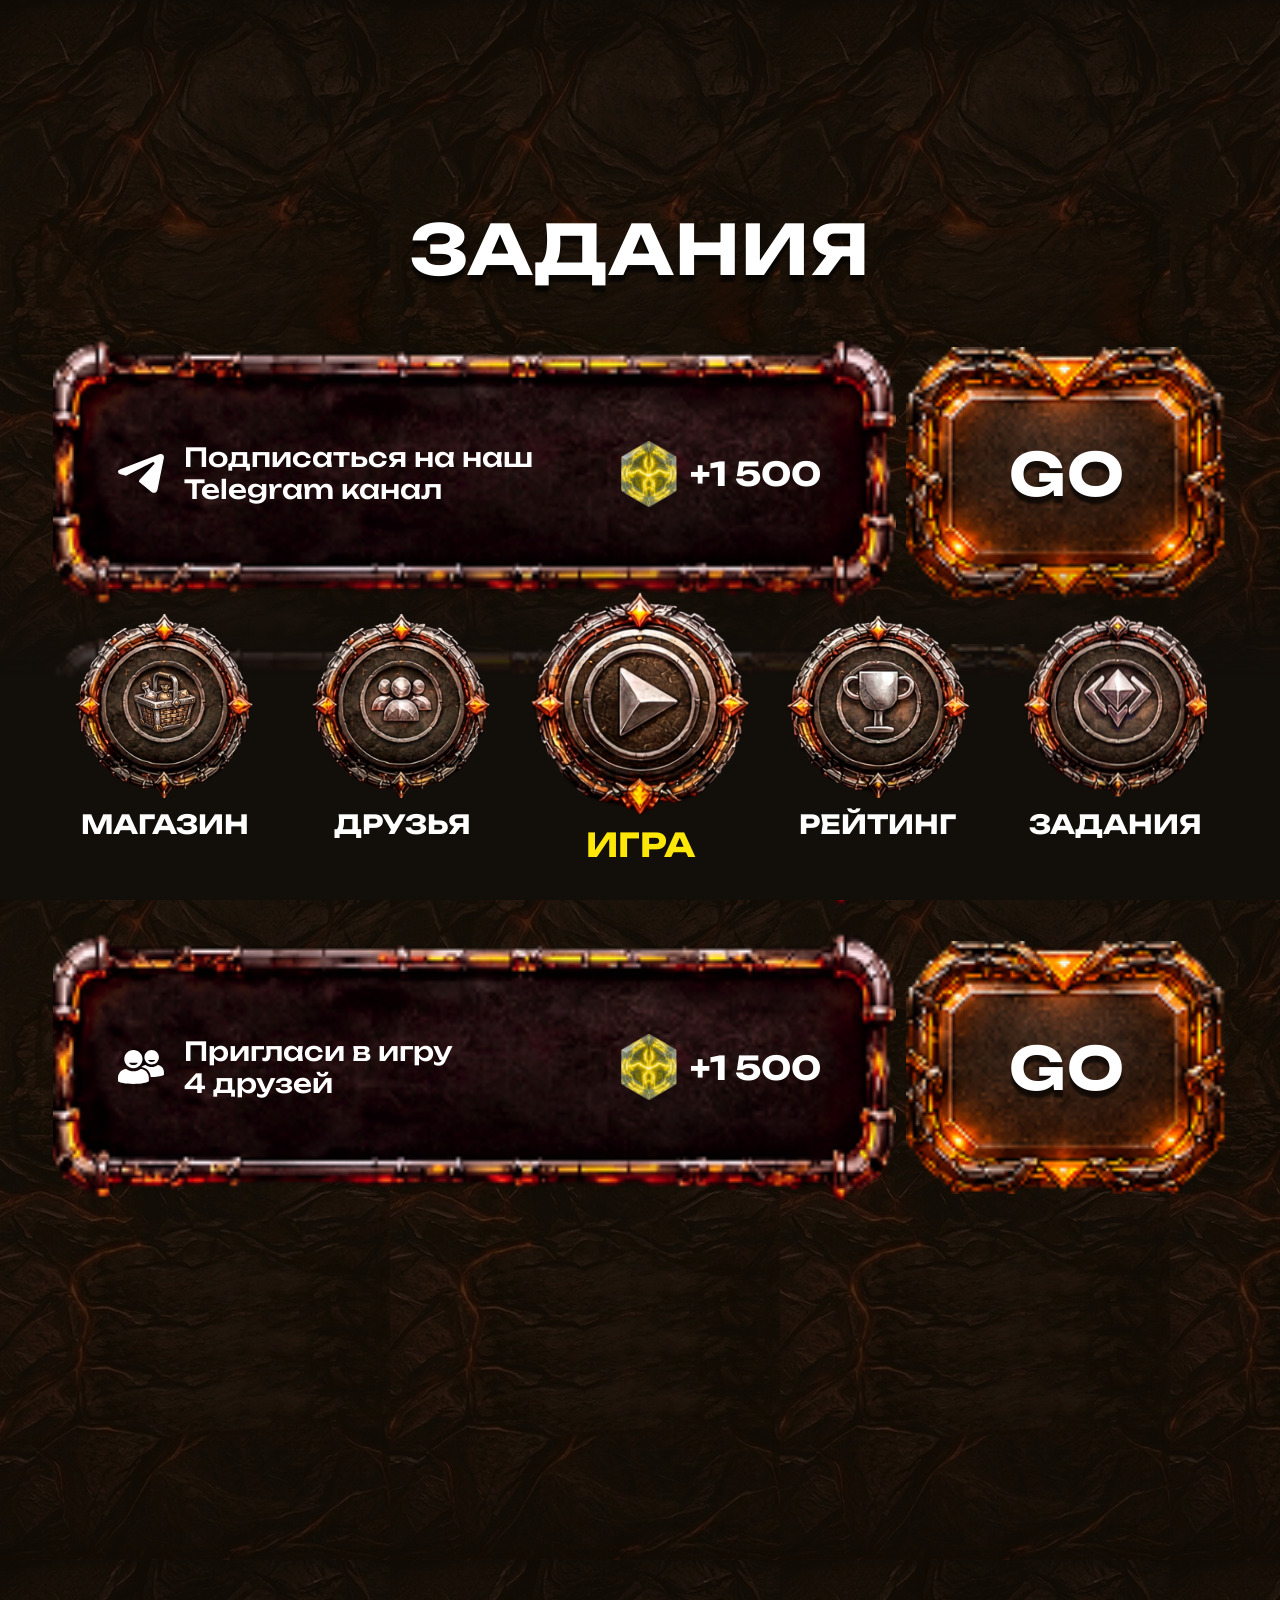
<file: tasks.html>
<!DOCTYPE html>
<html lang="en">
<head>
    <meta charset="UTF-8">
    <meta name="viewport" content="width=device-width, initial-scale=1.0">
    <title>Title</title>
    <link rel="preconnect" href="https://fonts.googleapis.com">
    <link rel="preconnect" href="https://fonts.gstatic.com" crossorigin>
    <link href="https://fonts.googleapis.com/css2?family=Unbounded:wght@200..900&display=swap" rel="stylesheet">
    <link rel="stylesheet" href="css/main.css">
</head>
<body>
    <header>
    </header>
    <main>
       <section class="tasks">
           <div class="container">
               <div class="tasks__content">
                   <h2 class="friends__title">ЗАДАНИЯ</h2>
                   <div class="tasks__list">
                       <div class="task__item df a-center">
                           <div class="task__info df a-center">
                               <svg xmlns="http://www.w3.org/2000/svg" width="14" height="12" viewBox="0 0 14 12" fill="none">
                                   <path d="M13.7839 0.324385C13.6128 0.115249 13.3566 0 13.0626 0C12.9026 0 12.7333 0.0337523 12.5592 0.100189L0.708393 4.62396C0.0794894 4.86396 -0.00521177 5.22413 0.000235595 5.41757C0.00568296 5.61089 0.110678 5.96572 0.752186 6.16973C0.756031 6.17101 0.759876 6.17208 0.763721 6.17326L2.4257 6.64878L10.5198 2.51359C10.7215 2.41041 10.9687 2.49051 11.0717 2.69228C11.1527 2.85079 11.1202 3.03707 11.0049 3.15969L11.0052 3.16001L6.50482 7.94183L6.37643 8.46211L7.98351 9.75623L10.2105 11.5495C10.2124 11.551 10.2144 11.5526 10.2164 11.5541C10.4614 11.7442 10.7291 11.8446 10.9905 11.8447C11.5012 11.8447 11.9079 11.4667 12.0263 10.8818L13.968 1.29402C14.0459 0.909283 13.9805 0.564817 13.7839 0.324385Z" fill="white"/>
                               </svg>
                               <p class="task__text">
                                   Подписаться на наш Telegram канал
                               </p>
                               <span class="task__coin">
                                   +1 500
                               </span>
                           </div>
                           <div class="task__action">
                               <button class="btn btn__go">
                                   GO
                               </button>
                               <button class="btn btn__load">
                                   <svg xmlns="http://www.w3.org/2000/svg" width="16" height="16" viewBox="0 0 16 16" fill="none">
                                       <g clip-path="url(#clip0_293_88)">
                                           <path d="M15.6748 3.76947C15.3829 2.11728 13.8823 0.616653 12.2301 0.324778C11.2276 0.158215 9.86322 0.00196549 7.99978 -0.000222008C6.13634 -0.00240951 4.77197 0.157903 3.76947 0.324778C2.11728 0.616653 0.616653 2.11728 0.324778 3.76947C0.158215 4.77197 0.00196549 6.13634 -0.000222008 7.99978C-0.00240951 9.86322 0.157903 11.2276 0.324778 12.2301C0.616653 13.8823 2.11728 15.3829 3.76947 15.6748C4.77197 15.8413 6.13634 15.9976 7.99978 15.9998C9.86322 16.002 11.2276 15.8413 12.2301 15.6748C13.8823 15.3829 15.3829 13.8823 15.6748 12.2301C15.8413 11.2276 15.9976 9.86322 15.9998 7.99978C16.002 6.13634 15.8413 4.77197 15.6748 3.76947ZM11.857 10.637C11.8014 10.7183 11.7303 10.7879 11.6479 10.8417C11.5654 10.8956 11.4731 10.9327 11.3763 10.9509C11.2795 10.9691 11.18 10.968 11.0836 10.9478C10.9872 10.9275 10.8958 10.8885 10.8145 10.8329L7.57634 8.61884C7.47568 8.54998 7.39332 8.45761 7.33642 8.34974C7.27951 8.24187 7.24977 8.12174 7.24978 7.99978V2.93165C7.24978 2.73274 7.3288 2.54198 7.46945 2.40132C7.6101 2.26067 7.80087 2.18165 7.99978 2.18165C8.19869 2.18165 8.38945 2.26067 8.53011 2.40132C8.67076 2.54198 8.74978 2.73274 8.74978 2.93165V7.60415L11.6613 9.59353C11.7428 9.64914 11.8124 9.72026 11.8663 9.80282C11.9203 9.88538 11.9574 9.97776 11.9755 10.0747C11.9937 10.1716 11.9926 10.2711 11.9722 10.3676C11.9519 10.4641 11.9127 10.5556 11.857 10.637Z" fill="#FFA600" fill-opacity="0.79"/>
                                       </g>
                                       <defs>
                                           <clipPath id="clip0_293_88">
                                               <rect width="16" height="16" fill="white"/>
                                           </clipPath>
                                       </defs>
                                   </svg>
                                   выполняется
                               </button>
                               <button class="btn btn__done">
                                   Готово
                               </button>
                           </div>
                       </div>
                       <div class="task__item df a-center">
                           <div class="task__info df a-center">
                               <svg xmlns="http://www.w3.org/2000/svg" width="14" height="14" viewBox="0 0 14 14" fill="none">
                                   <g clip-path="url(#clip0_310_2)">
                                       <path d="M13.7375 3.76245C13.65 3.06245 13.0375 2.44995 12.2937 2.4062C8.00625 2.09995 5.90625 2.09995 1.6625 2.4062C0.9625 2.44995 0.35 3.06245 0.2625 3.76245C-0.0875 6.3437 -0.0875 7.6562 0.2625 10.2375C0.35 10.9375 1.00625 11.55 1.70625 11.5937C3.80625 11.725 5.425 11.8125 7 11.8125C8.575 11.8125 10.1938 11.725 12.3375 11.5937C13.0375 11.55 13.65 10.9375 13.7812 10.2375C14.0875 7.6562 14.0875 6.3437 13.7375 3.76245ZM9.23125 7.7437L6.60625 9.4937C6.475 9.5812 6.3 9.62495 6.125 9.62495C5.99375 9.62495 5.81875 9.5812 5.73125 9.53745C5.425 9.36245 5.25 9.09995 5.25 8.74995V5.24995C5.25 4.89995 5.425 4.63745 5.73125 4.46245C6.0375 4.28745 6.34375 4.3312 6.65 4.5062L9.275 6.2562C9.5375 6.4312 9.66875 6.6937 9.66875 6.99995C9.66875 7.3062 9.49375 7.5687 9.23125 7.7437Z" fill="white"/>
                                   </g>
                                   <defs>
                                       <clipPath id="clip0_310_2">
                                           <rect width="14" height="14" fill="white"/>
                                       </clipPath>
                                   </defs>
                               </svg>
                               <p class="task__text">
                                   Посмотри видео <br>
                                   на Youtube
                               </p>
                               <span class="task__coin">
                                   +1 500
                               </span>
                           </div>
                           <div class="task__action">
                               <button class="btn btn__go">
                                   GO
                               </button>
                               <button class="btn btn__load">
                                   <svg xmlns="http://www.w3.org/2000/svg" width="16" height="16" viewBox="0 0 16 16" fill="none">
                                       <g clip-path="url(#clip0_293_88)">
                                           <path d="M15.6748 3.76947C15.3829 2.11728 13.8823 0.616653 12.2301 0.324778C11.2276 0.158215 9.86322 0.00196549 7.99978 -0.000222008C6.13634 -0.00240951 4.77197 0.157903 3.76947 0.324778C2.11728 0.616653 0.616653 2.11728 0.324778 3.76947C0.158215 4.77197 0.00196549 6.13634 -0.000222008 7.99978C-0.00240951 9.86322 0.157903 11.2276 0.324778 12.2301C0.616653 13.8823 2.11728 15.3829 3.76947 15.6748C4.77197 15.8413 6.13634 15.9976 7.99978 15.9998C9.86322 16.002 11.2276 15.8413 12.2301 15.6748C13.8823 15.3829 15.3829 13.8823 15.6748 12.2301C15.8413 11.2276 15.9976 9.86322 15.9998 7.99978C16.002 6.13634 15.8413 4.77197 15.6748 3.76947ZM11.857 10.637C11.8014 10.7183 11.7303 10.7879 11.6479 10.8417C11.5654 10.8956 11.4731 10.9327 11.3763 10.9509C11.2795 10.9691 11.18 10.968 11.0836 10.9478C10.9872 10.9275 10.8958 10.8885 10.8145 10.8329L7.57634 8.61884C7.47568 8.54998 7.39332 8.45761 7.33642 8.34974C7.27951 8.24187 7.24977 8.12174 7.24978 7.99978V2.93165C7.24978 2.73274 7.3288 2.54198 7.46945 2.40132C7.6101 2.26067 7.80087 2.18165 7.99978 2.18165C8.19869 2.18165 8.38945 2.26067 8.53011 2.40132C8.67076 2.54198 8.74978 2.73274 8.74978 2.93165V7.60415L11.6613 9.59353C11.7428 9.64914 11.8124 9.72026 11.8663 9.80282C11.9203 9.88538 11.9574 9.97776 11.9755 10.0747C11.9937 10.1716 11.9926 10.2711 11.9722 10.3676C11.9519 10.4641 11.9127 10.5556 11.857 10.637Z" fill="#FFA600" fill-opacity="0.79"/>
                                       </g>
                                       <defs>
                                           <clipPath id="clip0_293_88">
                                               <rect width="16" height="16" fill="white"/>
                                           </clipPath>
                                       </defs>
                                   </svg>
                                   выполняется
                               </button>
                               <button class="btn btn__done">
                                   Готово
                               </button>
                           </div>
                       </div>
                       <div class="task__item df a-center">
                           <div class="task__info df a-center">
                               <svg xmlns="http://www.w3.org/2000/svg" width="14" height="14" viewBox="0 0 14 14" fill="none">
                                   <path d="M4.69862 7.38368C6.23444 7.38368 7.47945 6.13867 7.47945 4.60285C7.47945 3.06706 6.23444 1.82202 4.69862 1.82202C3.16283 1.82202 1.91779 3.06704 1.91779 4.60285C1.91779 6.13867 3.16283 7.38368 4.69862 7.38368ZM6.01552 5.70206C5.88901 6.12032 5.34711 6.43475 4.69766 6.43475C4.04822 6.43475 3.50631 6.12032 3.37981 5.70206H6.01552ZM14 8.53827V9.26785C14 9.37598 13.9204 9.50166 13.8216 9.54563C13.4387 9.71599 12.3944 10.0647 10.2603 10.0647C10.1581 10.0647 10.0606 10.0632 9.96333 10.0617C9.86963 8.51613 8.69707 7.24329 7.14755 7.03366C7.48115 6.69944 7.9227 6.47288 8.41508 6.41656C8.44735 6.41288 8.49521 6.42669 8.52152 6.44573C9.01124 6.80028 9.61079 7.01188 10.2603 7.01188C10.9098 7.01188 11.5093 6.80028 11.999 6.44573C12.0253 6.42667 12.0732 6.41286 12.1055 6.41656C13.1676 6.53803 14 7.44501 14 8.53827ZM9.39725 10.2604V11.177C9.39725 11.3129 9.29724 11.4708 9.17311 11.526C8.69206 11.74 7.37992 12.1782 4.69862 12.1782C2.01733 12.1782 0.705193 11.74 0.224137 11.526C0.100036 11.4708 0 11.3129 0 11.177V10.2604C0 8.88678 1.04584 7.74725 2.38032 7.59462C2.42086 7.58998 2.481 7.60736 2.51405 7.63131C3.12934 8.07673 3.88264 8.34261 4.69862 8.34261C5.5146 8.34261 6.26791 8.07673 6.88322 7.63131C6.91627 7.60736 6.97642 7.58998 7.01695 7.59462C8.35143 7.74727 9.39725 8.88678 9.39725 10.2604ZM10.2603 1.82204C9.03789 1.82204 8.04696 2.81298 8.04696 4.03535C8.04696 5.25774 9.03789 6.24863 10.2603 6.24863C11.4827 6.24863 12.4736 5.25769 12.4736 4.03535C12.4736 2.81296 11.4827 1.82204 10.2603 1.82204ZM10.2603 5.47264C9.72721 5.47264 9.28246 5.21455 9.17862 4.87125H11.3419C11.2381 5.21457 10.7933 5.47264 10.2603 5.47264Z" fill="white"/>
                               </svg>
                               <p class="task__text">
                                   Пригласи в игру <br>
                                   4 друзей
                               </p>
                               <span class="task__coin">
                                   +1 500
                               </span>
                           </div>
                           <div class="task__action">
                               <button class="btn btn__go">
                                   GO
                               </button>
                               <button class="btn btn__load">
                                   <svg xmlns="http://www.w3.org/2000/svg" width="16" height="16" viewBox="0 0 16 16" fill="none">
                                       <g clip-path="url(#clip0_293_88)">
                                           <path d="M15.6748 3.76947C15.3829 2.11728 13.8823 0.616653 12.2301 0.324778C11.2276 0.158215 9.86322 0.00196549 7.99978 -0.000222008C6.13634 -0.00240951 4.77197 0.157903 3.76947 0.324778C2.11728 0.616653 0.616653 2.11728 0.324778 3.76947C0.158215 4.77197 0.00196549 6.13634 -0.000222008 7.99978C-0.00240951 9.86322 0.157903 11.2276 0.324778 12.2301C0.616653 13.8823 2.11728 15.3829 3.76947 15.6748C4.77197 15.8413 6.13634 15.9976 7.99978 15.9998C9.86322 16.002 11.2276 15.8413 12.2301 15.6748C13.8823 15.3829 15.3829 13.8823 15.6748 12.2301C15.8413 11.2276 15.9976 9.86322 15.9998 7.99978C16.002 6.13634 15.8413 4.77197 15.6748 3.76947ZM11.857 10.637C11.8014 10.7183 11.7303 10.7879 11.6479 10.8417C11.5654 10.8956 11.4731 10.9327 11.3763 10.9509C11.2795 10.9691 11.18 10.968 11.0836 10.9478C10.9872 10.9275 10.8958 10.8885 10.8145 10.8329L7.57634 8.61884C7.47568 8.54998 7.39332 8.45761 7.33642 8.34974C7.27951 8.24187 7.24977 8.12174 7.24978 7.99978V2.93165C7.24978 2.73274 7.3288 2.54198 7.46945 2.40132C7.6101 2.26067 7.80087 2.18165 7.99978 2.18165C8.19869 2.18165 8.38945 2.26067 8.53011 2.40132C8.67076 2.54198 8.74978 2.73274 8.74978 2.93165V7.60415L11.6613 9.59353C11.7428 9.64914 11.8124 9.72026 11.8663 9.80282C11.9203 9.88538 11.9574 9.97776 11.9755 10.0747C11.9937 10.1716 11.9926 10.2711 11.9722 10.3676C11.9519 10.4641 11.9127 10.5556 11.857 10.637Z" fill="#FFA600" fill-opacity="0.79"/>
                                       </g>
                                       <defs>
                                           <clipPath id="clip0_293_88">
                                               <rect width="16" height="16" fill="white"/>
                                           </clipPath>
                                       </defs>
                                   </svg>
                                   выполняется
                               </button>
                               <button class="btn btn__done">
                                   Готово
                               </button>
                           </div>
                       </div>
                   </div>
               </div>
           </div>
       </section>
    </main>
    <footer>
        <div class="container">
            <div class="footer__content df j-spc-btw a-center">
                <a href="" class="btn btn__img">
                    <img src="images/2.svg" alt="">
                    МАГАЗИН
                </a>
                <a href="" class="btn btn__img">
                    <img src="images/3.svg" alt="">
                    ДРУЗЬЯ
                </a>
                <a href="" class="btn btn__img">
                    <img src="images/1.svg" alt="">
                    ИГРА
                </a>
                <a href="" class="btn btn__img">
                    <img src="images/5.svg" alt="">
                    РЕЙТИНГ
                </a>
                <a href="" class="btn btn__img">
                    <img src="images/4.svg" alt="">
                    ЗАДАНИЯ
                </a>
            </div>
        </div>
    </footer>
    <script src="js/main.js"></script>
</body>
</html>
</file>
<file: css/main.css>
*{
    padding: 0;
    margin: 0;
    box-sizing: border-box;
}
html{
    font-size: calc(100vw / 39);
}
body{
    background: url('../images/body.png') #1A1004;
    padding-top: 3.6rem;
    padding-bottom: 11rem;
    color: #fff;
    font-family: Unbounded, sans-serif;
    min-width: 280px;
}
img{
    max-width: 100%;
    height: auto;
    display: block;
}
a{
    text-decoration: none;
}
button,
.btn,
a,
.tab__link,
.type__item{
    outline: none;
    -webkit-tap-highlight-color: transparent;
    -webkit-appearance: none;
    appearance: none;
}
button:focus,
button:active,
button:focus-visible,
.btn:focus,
.btn:active,
.btn:focus-visible,
a:focus,
a:active,
a:focus-visible,
.tab__link:focus,
.tab__link:active,
.tab__link:focus-visible,
.type__item:focus,
.type__item:active,
.type__item:focus-visible{
    outline: none;
    box-shadow: none;
}
button::-moz-focus-inner{
    border: 0;
    padding: 0;
}
header, main, footer{
    width: 100%;
    margin: 0 auto;
}
.container{
    padding-left: 1.6rem;
    padding-right: 1.6rem;
}
.df{
    display: flex;
}
.a-center{
    align-items: center;
}
.j-center{
    justify-content: center;
}
.j-spc-btw{
    justify-content: space-between;
}
.f-column{
    flex-direction: column;
}
.a-start{
    align-items: flex-start;
}
.f-wrap{
    flex-wrap: wrap;
}
.btn{
    background: transparent;
    border: none;
    box-shadow: none;
    outline: none;
    font-family: Unbounded, sans-serif;
    cursor: pointer;
}
.btn__yellow{
    font-weight: 700;
    font-size: 2.1rem;
    line-height: 2.6rem;
    letter-spacing: 0.03rem;
    text-align: center;
    color: #fce708;
    text-shadow: 0 0.2rem 0.07rem rgba(0, 0, 0, 0.65);
    margin-top: auto;
    margin-bottom: 2.2rem;
}
.header__content{
    background: url('../images/header.png') no-repeat center;
    background-size: 100% 100%;
    width: 100%;
    aspect-ratio: 358 / 65;
    padding: 1.4rem 1.5rem 1.5rem;
}
.user__avatar{
    width: 3.6rem;
    height: 3.6rem;
    border-radius: 100%;
    flex-shrink: 0;
}
.user__avatar img{
    width: 100%;
    height: 100%;
    object-fit: cover;
    border-radius: 100%;
}
.header__user{
    gap: 1.7rem;
    min-width: 0;
}
.user__name{
    font-family: "Unbounded", sans-serif;
    font-weight: 700;
    font-size: 1rem;
    line-height: 1.2rem;
    letter-spacing: 0.03rem;
    color: #fce708;
    padding-top: 0.5rem;
    overflow: hidden;
    text-overflow: ellipsis;
    white-space: nowrap;
}
.header__points img{
    width: 1.7rem;
}
.header__points{
    gap: 0.5rem;
    padding-right: 2.3rem;
    padding-top: 0.7rem;
    flex-shrink: 0;
}
.header__points span{
    font-weight: 700;
    font-size: 1rem;
    line-height: 1.5rem;
    text-align: left;
    font-family: "Unbounded", sans-serif;
    color: #ffffff;
}
.statistics{
    margin-top: 1.2rem;
}
.statistics__content{
    background: url('../images/statistics.png') no-repeat center;
    background-size: 100% 100%;
    width: 100%;
    aspect-ratio: 358 / 230;
}
.statistic__title{
    padding-top: 3.5rem;
    text-align: center;
    font-weight: 700;
    font-size: 0.8rem;
    line-height: 1rem;
    letter-spacing: 0.08rem;
    text-transform: uppercase;
    font-family: "Unbounded", sans-serif;
    color: #ffffff;
}
.statistic__row span img{
    width: 1.5rem;
}
.statistic__table{
    margin-top: 2.4rem;
    padding-left: 4.9rem;
    padding-right: 4.9rem;
}
.statistic__row:not(:last-child){
    margin-bottom: 1.2rem;
}
.statistic__row span:first-child{
    font-family: Unbounded, sans-serif;
    font-weight: 700;
    font-size: 0.8rem;
    line-height: 1rem;
    letter-spacing: 0.08rem;
    text-align: left;
    text-transform: uppercase;
    color: #ffffff;
}
.statistic__row span:last-child{
    font-weight: 300;
    font-size: 0.8rem;
    line-height: 1rem;
    letter-spacing: 0.08rem;
    text-align: left;
    text-transform: uppercase;
    font-family: Unbounded, sans-serif;
    color: #ffffff;
    position: relative;
    min-width: 6rem;
}
.statistic__row span:last-child img{
    position: absolute;
    left: -2.3rem;
}
.leaders__title{
    background: url('../images/lead-title.png') no-repeat center;
    background-size: 100% 100%;
    width: 100%;
    aspect-ratio: 358 / 45;
    display: flex;
    align-items: center;
    justify-content: center;
    font-weight: 700;
    font-size: 1rem;
    line-height: 1.2rem;
    letter-spacing: 0.08rem;
    text-align: center;
    text-transform: uppercase;
}
.leaders{
    margin-top: 2.9rem;
}
.leaders__item{
    width: 100%;
    aspect-ratio: 358 / 58;
    background: url('../images/lead-row.png') no-repeat center;
    background-size: 100% 100%;
    padding-left: 1.8rem;
    padding-top: 1.4rem;
    padding-bottom: 1.1rem;
    padding-right: 5.3rem;
}
.leaders__right img{
    width: 1.7rem;
}
.leaders__right{
    gap: 0.5rem;
    min-width: 11.6rem;
    flex-shrink: 0;
}
.leaders__number{
    width: 2.8rem;
    height: 3.3rem;
    background: url('../images/kubok.svg') no-repeat center;
    background-size: contain;
    font-weight: 700;
    font-size: 1rem;
    line-height: 1.2rem;
    text-align: center;
    color: #ffffff;
    opacity: 0.86;
    display: flex;
    align-items: center;
    justify-content: center;
    flex-shrink: 0;
}
.leaders__left{
    gap: 1.3rem;
    min-width: 0;
}
.leaders__img{
    width: 3.1rem;
    height: 3.1rem;
    border-radius: 100%;
    flex-shrink: 0;
}
.leaders__img img{
    width: 100%;
    height: 100%;
    object-fit: cover;
    border-radius: 100%;
}
.leaders__right span{
    font-weight: 700;
    font-size: 1.2rem;
    line-height: 1.5rem;
}
footer{
    position: fixed;
    left: 0;
    right: 0;
    bottom: 0;
    z-index: 100;
    margin-top: 0;
    padding-top: 1rem;
    padding-bottom: 1.1rem;
    background: linear-gradient(180deg, rgba(18, 14, 10, 0) 0%, #120E0A 35%);
}
.footer__content{
    gap: 0.4rem;
}
.btn__img{
    font-weight: 700;
    font-size: 0.8rem;
    line-height: 1rem;
    text-align: center;
    color: #ffffff;
    width: 100%;
    text-transform: uppercase;
    display: flex;
    flex-direction: column;
    align-items: center;
    min-width: 0;
}
.btn__img img{
    width: 5.6rem;
    height: 5.6rem;
    margin-bottom: 0.3rem;
    transition: all .3s;
}
.btn__img:nth-child(3) img{
    width: 6.8rem;
    height: 6.8rem;
}
.btn__img:nth-child(3){
    font-weight: 700;
    font-size: 1rem;
    line-height: 1.2rem;
    text-align: center;
    color: #fce708;
}
.btn__img:hover img{
    box-shadow: 0 0 0.9rem 0 rgba(252, 232, 8, 1);
    border-radius: 100%;
}
.friends{
    margin-top: 2.7rem;
    margin-bottom: 6.4rem;
}
.friends__title{
    font-weight: 700;
    font-size: 2.1rem;
    line-height: 2.6rem;
    letter-spacing: 0.03rem;
    text-align: center;
    text-shadow: 0 0.2rem 0.07rem rgba(0, 0, 0, 0.65);
}
.friends__action{
    margin-top: 1.1rem;
    gap: 0.4rem;
}
.coin img{
    width: 1.2rem;
}
.coin{
    gap: 0.2rem;
    font-weight: 700;
    font-size: 1rem;
    line-height: 0.8rem;
}
.friends__item{
    padding: 2.7rem 2.7rem 2.7rem 3.2rem;
    background: url('../images/friends.png') no-repeat center;
    background-size: 100% 100%;
    width: 100%;
    min-width: 0;
}
.friends__item p{
    font-weight: 400;
    font-size: 0.8rem;
    letter-spacing: 0.03rem;
    text-align: left;
    margin-bottom: 0.7rem;
    color: #ffffff;
}
.empty__text{
    margin-top: 3rem;
    text-align: center;
    font-weight: 400;
    font-size: 1.2rem;
    line-height: 1.5rem;
    letter-spacing: 0.03rem;
    color: #959595;
    margin-bottom: 1.6rem;
}
.info__text{
    font-weight: 500;
    font-size: 1.2rem;
    line-height: 1.8rem;
    letter-spacing: 0.03rem;
    text-align: center;
    margin-bottom: 2.2rem;
}
.btn__invite{
    background: url('../images/invite.png') no-repeat center;
    width: 81.3%;
    aspect-ratio: 317 / 96;
    background-size: 100% 100%;
    margin: 0 auto 1rem;
    font-weight: 700;
    font-size: 1.4rem;
    line-height: 1.7rem;
    letter-spacing: 0.03rem;
    text-align: center;
    color: #fce708;
    text-shadow: 0 0.2rem 0.07rem rgba(0, 0, 0, 0.65);
    gap: 0.5rem;
}
.btn__copy{
    width: 58.5%;
    aspect-ratio: 228 / 55;
    background: url('../images/copy.png') no-repeat center;
    background-size: 100% 100%;
    margin: 0 auto;
    font-weight: 700;
    font-size: 1rem;
    line-height: 1.2rem;
    letter-spacing: 0.03rem;
    text-align: center;
    text-transform: uppercase;
    color: #ffffff;
    gap: 0.3rem;
    text-shadow: 0 0.2rem 0.07rem rgba(0, 0, 0, 0.65);
}
.invited__title{
    margin-top: 1.1rem;
    margin-bottom: 0.9rem;
    font-weight: 500;
    font-size: 1.2rem;
    line-height: 1.5rem;
    letter-spacing: 0.03rem;
    text-align: center;
    color: #ffffff;
}
.friends__list--item{
    padding: 1.4rem 2.8rem 1.5rem 1.9rem;
    background: url(../images/fr.png) no-repeat center;
    background-size: 100% 100%;
    width: 100%;
    aspect-ratio: 340 / 73;
}
.friends__right img{
    width: 1.7rem;
}
.friends__right{
    gap: 0.5rem;
    font-weight: 700;
    font-size: 1.2rem;
    line-height: 1.5rem;
    text-align: right;
    color: #ffffff;
    flex-shrink: 0;
}
.friends__left{
    gap: 1.8rem;
    font-weight: 700;
    font-size: 1rem;
    line-height: 1.6rem;
    letter-spacing: 0.03rem;
    text-align: left;
    min-width: 0;
}
.friends__left span{
    overflow: hidden;
    text-overflow: ellipsis;
    white-space: nowrap;
}
.friends__left img{
    width: 4.4rem;
    height: 4.4rem;
    border-radius: 100%;
    flex-shrink: 0;
}
.friends__list{
    height: 22.1rem;
    overflow: auto;
    padding-right: 1.7rem;
    margin-bottom: 1.2rem;
}
.friends__btns{
    gap: 0.8rem;
    width: 100%;
}
.friends__btns .btn__invite{
    width: auto;
    flex: 1 1 auto;
    aspect-ratio: 262 / 80;
    font-size: 1.2rem;
    line-height: 1.5rem;
    letter-spacing: 0.03rem;
    background: url('../images/ff.png') no-repeat center;
    background-size: 100% 100%;
    margin: 0;
}
.friends__btns .btn__copy{
    width: 24.1%;
    flex: 0 0 auto;
    aspect-ratio: 94 / 58;
    margin: 0;
}
::-webkit-scrollbar {
    width: 0.3rem;
}
::-webkit-scrollbar-track {
    background: #683619;
    border-radius: 7.7rem;
}
::-webkit-scrollbar-thumb {
    background: #9E5328;
    border-radius: 7.7rem;
}
::-webkit-scrollbar-thumb:hover {
    background: #9E5328;
}
.mb-0{
    margin-bottom: 0;
}

.store{
    margin-bottom: 2rem;
}
.header__coin--item{
    gap: 0.8rem;
    font-size: 1.8rem;
    font-weight: 700;
}
.header__coin--item img{
    width: 2.7rem;
}
.tab {
    overflow: hidden;
}
.tab__content {
    display: none;
}
.tab__link{
    width: 100%;
    height: 4.1rem;
    border: none;
    box-shadow: none;
    font-size: 1.6rem;
    font-weight: 500;
    color: #fff;
    display: flex;
    justify-content: center;
    gap: 0.8rem;
    align-items: center;
    font-family: 'Unbounded', sans-serif;
    background: url('../images/tab.png') no-repeat center;
    background-size: 100% 100%;
    border-bottom: 0.1rem solid rgba(217,217,217, .23);
}
.tab__link img{
    width: 1.6rem;
    height: auto;
}
.tab__link.active{
    background: url('../images/tab-active.svg') no-repeat center;
    background-size: 100% 100%;
}
.header__coins,
.store__content{
    width: 100%;
    margin: 0 auto;
    position: relative;
}
.header__coins{
    gap: 2.1rem;
    margin-bottom: 1rem;
}
.tab__content{
    border: 0.1rem solid rgba(252, 150, 8, 1);
    border-top: 0;
    padding: 1.3rem 0.8rem;
    background: rgba(217, 217, 217, 0.13);
    border-bottom-right-radius: 1rem;
    border-bottom-left-radius: 1rem;
    height: 48.7rem;
    overflow: auto;
}
.types{
    gap: 0.4rem;
    margin-bottom: 1rem;
}
.type__item{
    width: 100%;
    font-weight: 400;
    font-size: 1rem;
    line-height: 1.2rem;
    color: #7e7e7e;
    display: flex;
    align-items: center;
    justify-content: center;
    gap: 0.5rem;
    background: rgba(4, 4, 4, 0.4);
    border: 0.05rem solid #535353;
    border-radius: 0.7rem;
    height: 2.4rem;
    padding: 0.6rem 1rem;
}
.type__item svg{
    width: 1rem;
    height: auto;
    flex-shrink: 0;
}
.type__item--active{
    border: 0.05rem solid #dd8300;
    color: #ac7202;
}
.store__list{
    gap: 0 0.8rem;
}
.store__item{
    width: calc(50% - 0.4rem);
    background: url('../images/store.svg') no-repeat center;
    background-size: 100% 100%;
    padding: 1.5rem 1.6rem 1.3rem;
    display: flex;
    flex-direction: column;
    align-items: center;
    aspect-ratio: 166 / 149;
}
.store__item > img{
    width: 3.2rem;
    margin-bottom: 0.2rem;
}
.store__item--title{
    font-weight: 500;
    font-size: 0.8rem;
    line-height: 1rem;
    letter-spacing: 0.03rem;
    text-align: center;
    margin-bottom: 0.2rem;
    color: #ffffff;
}
.store__item--text{
    font-weight: 300;
    font-size: 0.6rem;
    line-height: 0.8rem;
    letter-spacing: 0.03rem;
    text-align: center;
    color: #d68b05;
    margin-bottom: 0.5rem;
}
.btn__orange img{
    width: 1.4rem;
}
.btn__orange{
    display: flex;
    align-items: center;
    justify-content: center;
    height: 2.4rem;
    width: 100%;
    background: linear-gradient(90deg, #744C00 0%, #FF9500 100%);
    border-radius: 0.7rem;
    gap: 0.4rem;
    color: #fff;
    font-weight: 500;
    font-size: 0.8rem;
    line-height: 1rem;
    letter-spacing: 0.03rem;
}
.store__item--actions{
    width: 100%;
    gap: 0.4rem;
}
.store__item--actions .btn__orange{
    width: 100%;
    background: linear-gradient(90deg, #B37602 0%, #DA8F00 100%);
}
.modal{
    display: none;
    align-items: center;
    justify-content: center;
    width: 100%;
    height: 100%;
    position: absolute;
    top: 0;
    left: 0;
    background: rgba(0, 0, 0, .05);
    backdrop-filter: blur(0.58rem);
    border-radius: 1rem;
}
.modal.open{
    display: flex;
}
.modal__content{
    width: 62.8%;
    background: url('../images/modal.png') no-repeat center;
    background-size: 100% 100%;
    aspect-ratio: 245 / 228;
    display: flex;
    align-items: center;
    justify-content: center;
    flex-direction: column;
    position: relative;
    padding: 2.9rem 1.9rem;
}
.btn__close{
    position: absolute;
    top: 3.6rem;
    right: 2.9rem;
}
.btn__close svg{
    width: 1.2rem;
    height: 1.2rem;
}
.modal__content > img{
    width: 6.3rem;
    margin-bottom: 0.4rem;
}
.modal__content .store__item--title{
    font-size: 1.2rem;
    font-weight: 500;
}
.modal__content .store__item--text{
    font-size: 0.8rem;
    line-height: normal;
    margin-bottom: 1.1rem;
}
.tasks{
    margin-top: 2.7rem;
    margin-bottom: 2rem;
}
.tasks__list{
    margin-top: 1.4rem;
    display: flex;
    flex-direction: column;
    gap: 0.8rem;
}
.task__item{
    gap: 0.3rem;
    width: 100%;
}
.task__info{
    background: url('../images/task.png') no-repeat center;
    background-size: 100% 100%;
    width: calc(100% - 10.1rem);
    aspect-ratio: 257 / 77;
    padding: 2.9rem 2.3rem 2.9rem 2rem;
    min-width: 0;
}
.task__info svg{
    width: 1.4rem;
    height: auto;
    flex-shrink: 0;
}
.task__text{
    margin-left: 0.6rem;
    font-size: 0.8rem;
    line-height: normal;
    font-weight: 500;
    margin-right: 1.7rem;
    min-width: 0;
}
.task__coin{
    white-space: nowrap;
    padding-left: 2.1rem;
    background: url('../images/crystal.svg') no-repeat left center;
    background-size: 1.7rem 2rem;
    padding-top: 0.6rem;
    padding-bottom: 0.6rem;
    font-weight: 700;
    font-size: 1rem;
    flex-shrink: 0;
    margin-left: auto;
}
.task__action{
    width: 9.8rem;
    flex-shrink: 0;
    aspect-ratio: 98 / 77;
    background: url('../images/task-btn.png') no-repeat center;
    background-size: 100% 100%;
    display: flex;
    align-items: center;
    justify-content: center;
}
.btn__go{
    font-size: 1.8rem;
    font-weight: 700;
    line-height: normal;
    letter-spacing: 0.03rem;
    color: #fff;
    text-shadow: 0 0.2rem 0.07rem rgba(0, 0, 0, 0.65);
}
.btn__go.hide{
    display: none;
}
.btn__load{
    display: none;
}
.btn__load.show{
    display: flex;
    flex-direction: column;
    color: rgba(255, 166, 0, 0.79);
    align-items: center;
    justify-content: center;
    font-size: 0.6rem;
    letter-spacing: 0.03rem;
    gap: 0.2rem;
}
.btn__load.show svg{
    width: 1.6rem;
    height: 1.6rem;
}
.btn__done{
    display: none;
}
.btn__done.show{
    display: flex;
    font-size: 1rem;
    font-weight: 700;
    line-height: normal;
    letter-spacing: 0.03rem;
    color: #fff;
    text-shadow: 0 0.2rem 0.07rem rgba(0, 0, 0, 0.65);
}
</file>
